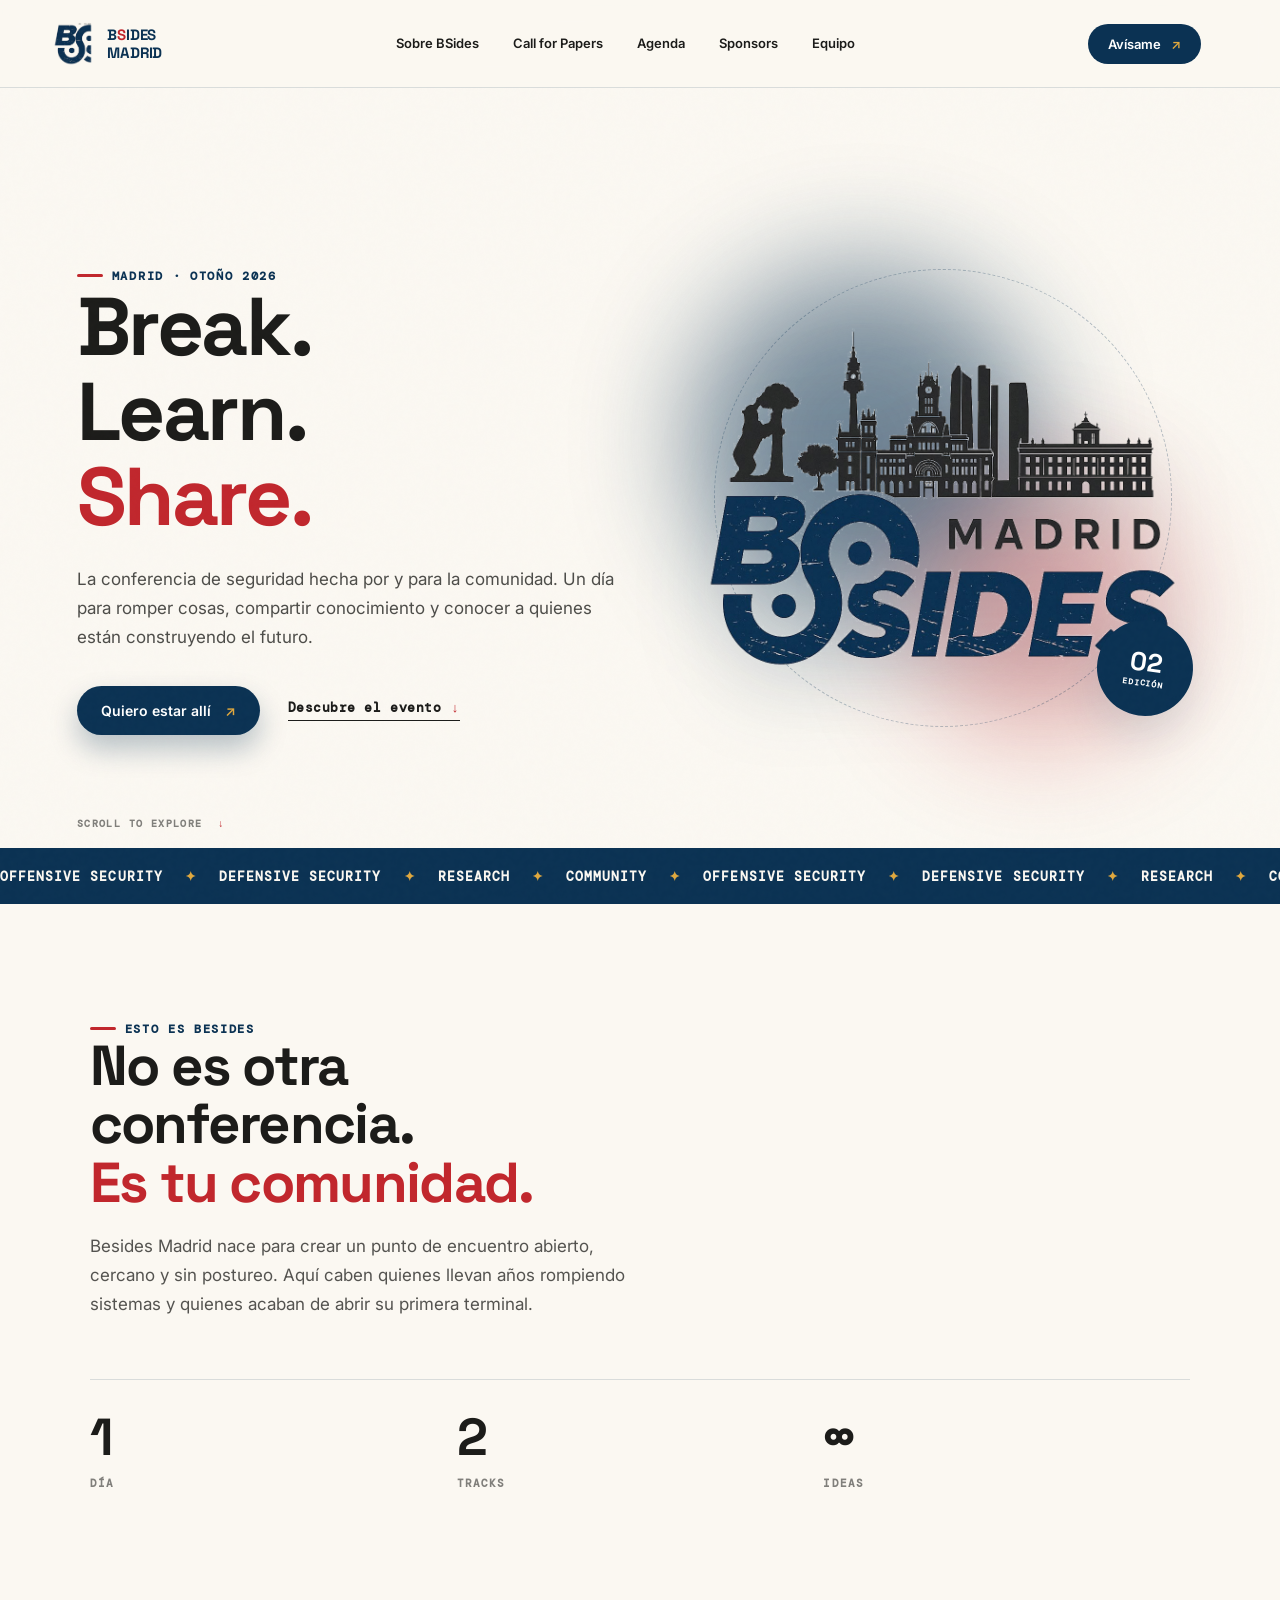
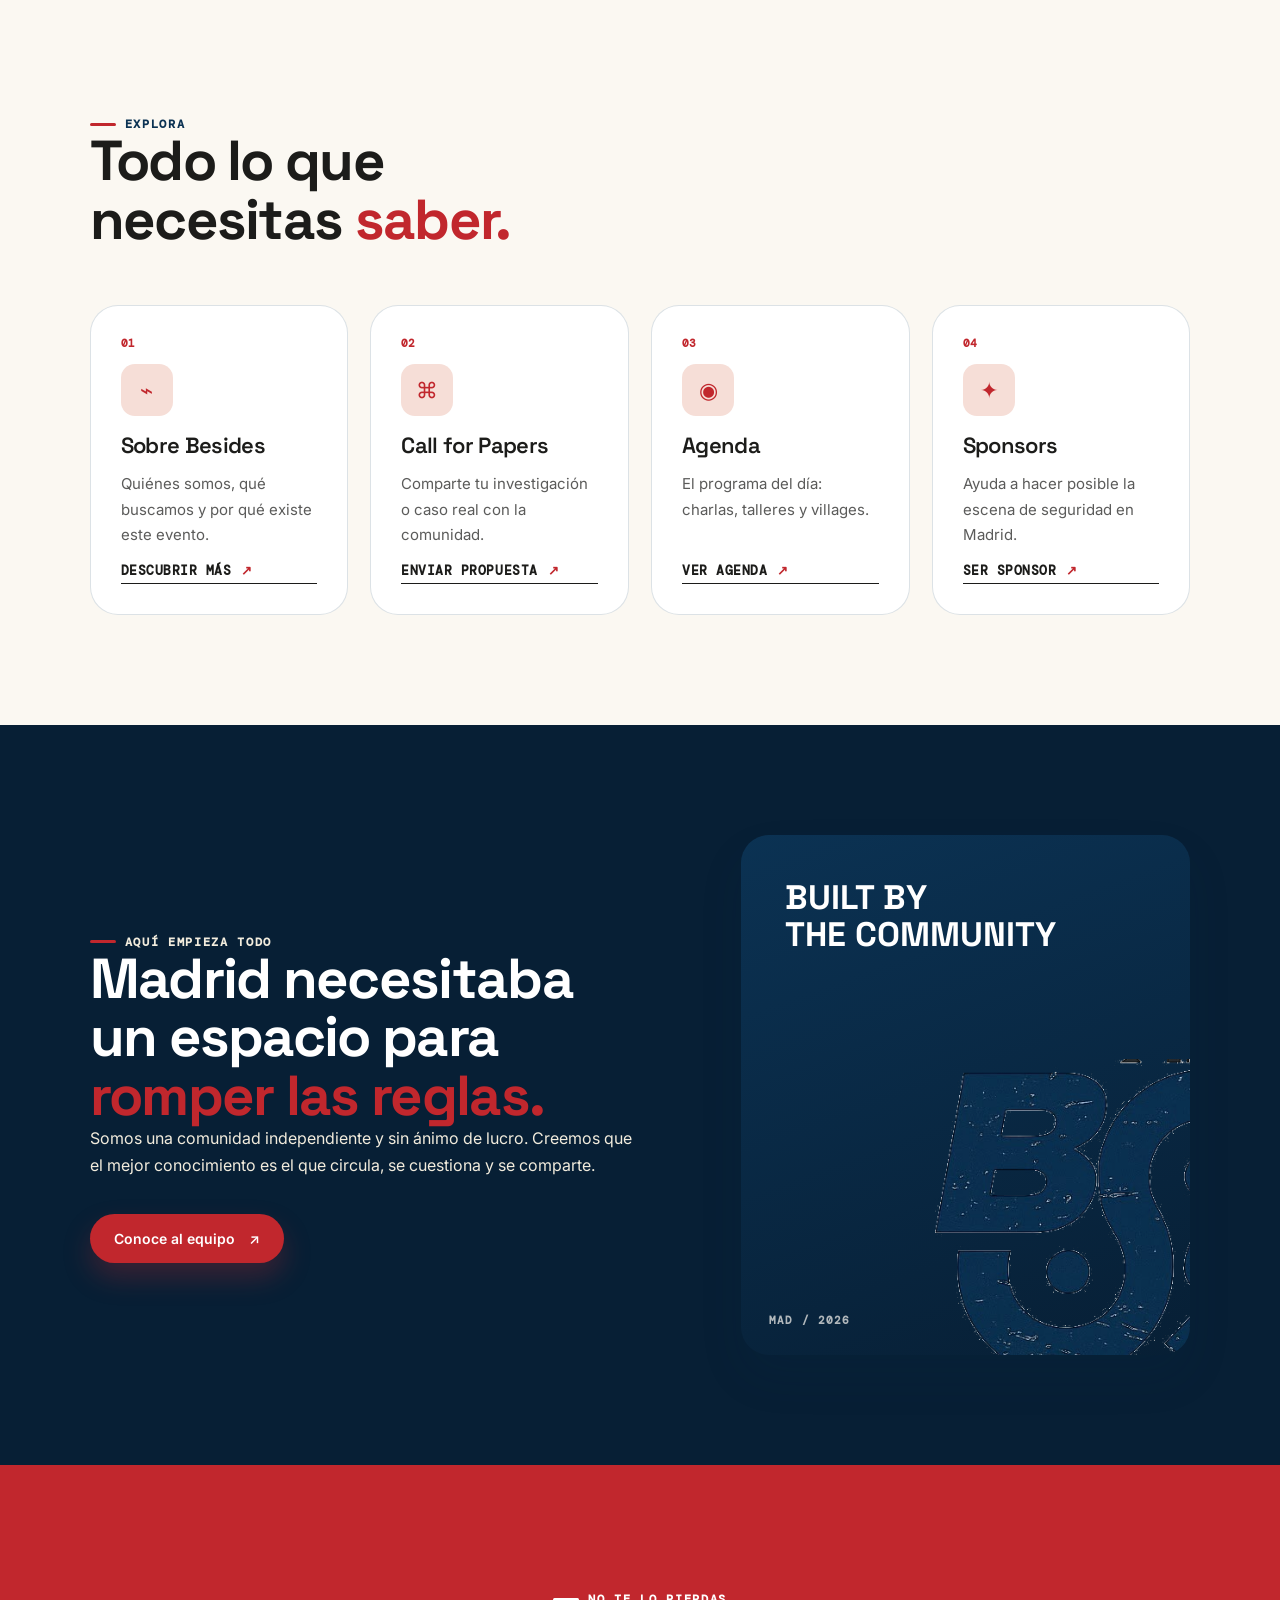
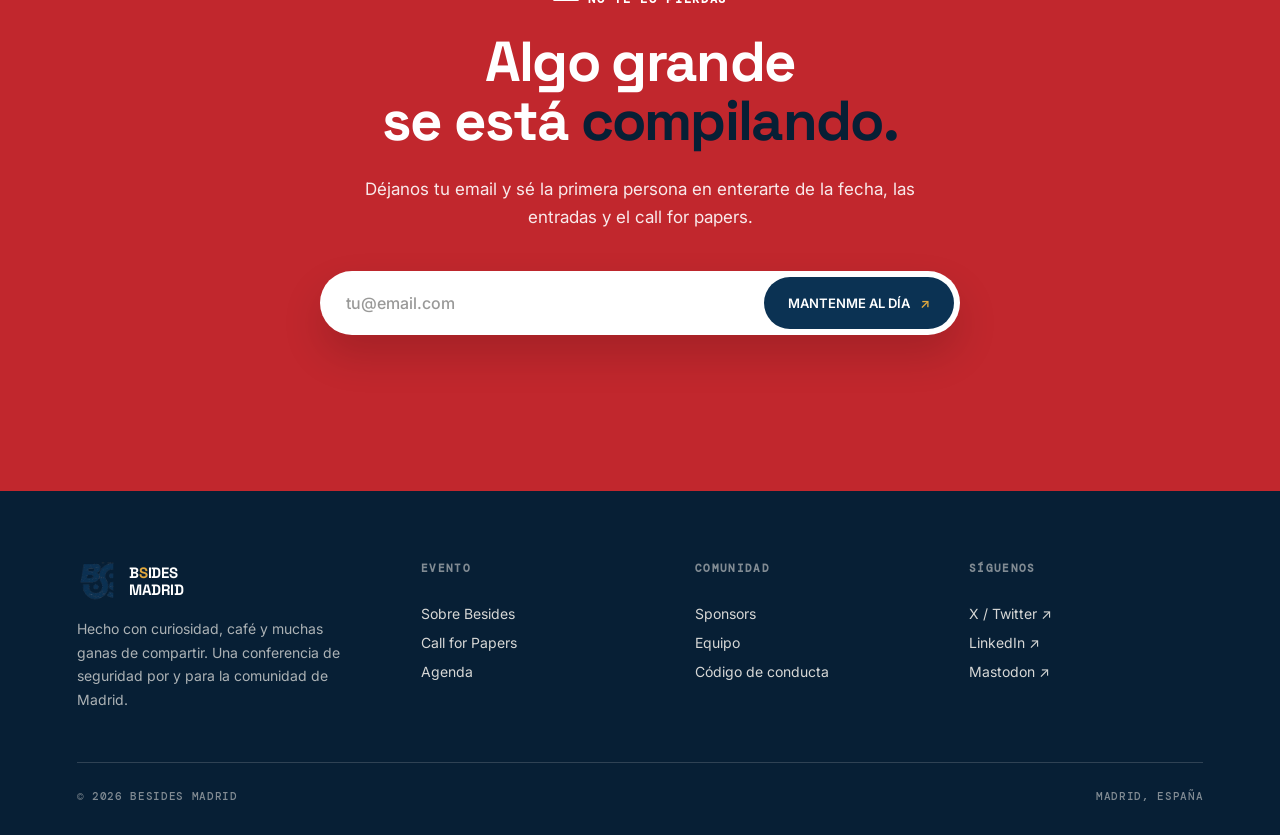
<file: index.html>
<!doctype html>
<html lang="es">
  <head>
    <meta charset="UTF-8" />
    <meta name="viewport" content="width=device-width, initial-scale=1.0" />
    <meta name="description" content="Besides Madrid — la comunidad de ciberseguridad de Madrid. Un día de charlas, talleres y conexiones." />
    <title>Besides Madrid — Cybersecurity Community</title>
    <link rel="icon" type="image/png" href="public/assets/favicon-32.png" sizes="32x32" />
    <link rel="icon" type="image/png" href="public/assets/favicon-192.png" sizes="192x192" />
    <link rel="apple-touch-icon" href="public/assets/apple-touch-icon.png" />
    <link rel="preconnect" href="https://fonts.googleapis.com" />
    <link rel="preconnect" href="https://fonts.gstatic.com" crossorigin />
    <link href="https://fonts.googleapis.com/css2?family=DM+Mono:wght@400;500&family=Inter:wght@400;500;600;700&family=Space+Grotesk:wght@400;500;600;700&display=swap" rel="stylesheet" />
    <link rel="stylesheet" href="styles.css" />
  </head>
  <body>
    <div class="noise" aria-hidden="true"></div>

    <header class="site-header">
      <a class="brand" href="index.html" aria-label="Besides Madrid, inicio">
        <img class="brand-mark" src="public/assets/besides-madrid-icon.png" alt="" />
        <span class="brand-word">B<b>S</b>IDES<br />MADRID</span>
      </a>
      <nav class="desktop-nav" aria-label="Navegación principal">
        <a href="about.html">Sobre BSides</a>
        <a href="cfp.html">Call for Papers</a>
        <a href="agenda.html">Agenda</a>
        <a href="sponsors.html">Sponsors</a>
        <a href="team.html">Equipo</a>
      </nav>
      <a class="header-cta" href="#registro">Avísame <span>↗</span></a>
      <button class="menu-toggle" aria-label="Abrir menú" aria-expanded="false"><span></span><span></span></button>
    </header>

    <main>
      <section class="hero" id="inicio">
        <div class="hero-copy">
          <p class="eyebrow"><span></span> Madrid · Otoño 2026</p>
          <h1>Break.<br />Learn.<br /><em>Share.</em></h1>
          <p class="hero-intro">La conferencia de seguridad hecha por y para la comunidad. Un día para romper cosas, compartir conocimiento y conocer a quienes están construyendo el futuro.</p>
          <div class="hero-actions">
            <a class="btn btn-primary" href="#registro">Quiero estar allí <span>↗</span></a>
            <a class="text-link" href="about.html">Descubre el evento <span>↓</span></a>
          </div>
        </div>
        <div class="hero-art" aria-hidden="true">
          <div class="blob blob-navy"></div>
          <div class="blob blob-accent"></div>
          <div class="orbit orbit-one"></div>
          <img src="public/assets/besides-madrid-logo.png" alt="" />
          <div class="badge-stamp">02<br /><small>EDICIÓN</small></div>
        </div>
        <div class="scroll-cue">SCROLL TO EXPLORE <span>↓</span></div>
      </section>

      <div class="ticker" aria-label="Temas del evento">
        <div class="ticker-track">
          <span>OFFENSIVE SECURITY</span><i>✦</i><span>DEFENSIVE SECURITY</span><i>✦</i><span>RESEARCH</span><i>✦</i><span>COMMUNITY</span><i>✦</i>
          <span>OFFENSIVE SECURITY</span><i>✦</i><span>DEFENSIVE SECURITY</span><i>✦</i><span>RESEARCH</span><i>✦</i><span>COMMUNITY</span><i>✦</i>
        </div>
      </div>

      <section class="section" id="evento">
        <div class="section-heading reveal">
          <p class="eyebrow"><span></span> Esto es Besides</p>
          <h2>No es otra<br />conferencia.<br /><em>Es tu comunidad.</em></h2>
          <p class="lede">Besides Madrid nace para crear un punto de encuentro abierto, cercano y sin postureo. Aquí caben quienes llevan años rompiendo sistemas y quienes acaban de abrir su primera terminal.</p>
        </div>
        <div class="stats reveal">
          <div><strong>1</strong><span>DÍA</span></div>
          <div><strong>2</strong><span>TRACKS</span></div>
          <div><strong>∞</strong><span>IDEAS</span></div>
        </div>
      </section>

      <section class="section" id="explora">
        <div class="section-heading reveal">
          <p class="eyebrow"><span></span> Explora</p>
          <h2>Todo lo que<br />necesitas <em>saber.</em></h2>
        </div>
        <div class="card-grid reveal">
          <article class="card">
            <span class="card-no">01</span>
            <div class="card-icon">⌁</div>
            <h3>Sobre Besides</h3>
            <p>Quiénes somos, qué buscamos y por qué existe este evento.</p>
            <a class="text-link" href="about.html">DESCUBRIR MÁS <span>↗</span></a>
          </article>
          <article class="card">
            <span class="card-no">02</span>
            <div class="card-icon">⌘</div>
            <h3>Call for Papers</h3>
            <p>Comparte tu investigación o caso real con la comunidad.</p>
            <a class="text-link" href="cfp.html">ENVIAR PROPUESTA <span>↗</span></a>
          </article>
          <article class="card">
            <span class="card-no">03</span>
            <div class="card-icon">◉</div>
            <h3>Agenda</h3>
            <p>El programa del día: charlas, talleres y villages.</p>
            <a class="text-link" href="agenda.html">VER AGENDA <span>↗</span></a>
          </article>
          <article class="card">
            <span class="card-no">04</span>
            <div class="card-icon">✦</div>
            <h3>Sponsors</h3>
            <p>Ayuda a hacer posible la escena de seguridad en Madrid.</p>
            <a class="text-link" href="sponsors.html">SER SPONSOR <span>↗</span></a>
          </article>
        </div>
      </section>

      <section class="section section-dark" id="comunidad">
        <div class="two-col">
          <div class="reveal">
            <p class="eyebrow on-dark"><span></span> Aquí empieza todo</p>
            <h2>Madrid necesitaba<br />un espacio para<br /><em>romper las reglas.</em></h2>
            <p class="lede">Somos una comunidad independiente y sin ánimo de lucro. Creemos que el mejor conocimiento es el que circula, se cuestiona y se comparte.</p>
            <div class="hero-actions" style="margin-top:34px">
              <a class="btn btn-accent" href="team.html">Conoce al equipo <span>↗</span></a>
            </div>
          </div>
          <div class="poster reveal" aria-hidden="true">
            <p>BUILT BY<br />THE COMMUNITY</p>
            <img src="public/assets/besides-madrid-icon.png" alt="" />
            <span>MAD / 2026</span>
          </div>
        </div>
      </section>

      <section class="signup" id="registro">
        <p class="eyebrow light"><span></span> No te lo pierdas</p>
        <h2>Algo grande<br />se está <em>compilando.</em></h2>
        <p>Déjanos tu email y sé la primera persona en enterarte de la fecha, las entradas y el call for papers.</p>
        <form id="signup-form">
          <label class="sr-only" for="email">Tu correo electrónico</label>
          <input id="email" type="email" placeholder="tu@email.com" required />
          <button type="submit">MANTENME AL DÍA <span>↗</span></button>
        </form>
        <p class="form-message" role="status"></p>
      </section>
    </main>

    <footer>
      <div class="footer-top">
        <div>
          <a class="footer-brand" href="index.html">
            <img class="brand-mark" src="public/assets/besides-madrid-icon.png" alt="" />
            <span class="brand-word">B<b>S</b>IDES<br />MADRID</span>
          </a>
          <p class="footer-about">Hecho con curiosidad, café y muchas ganas de compartir. Una conferencia de seguridad por y para la comunidad de Madrid.</p>
        </div>
        <div class="footer-col">
          <h4>Evento</h4>
          <a href="about.html">Sobre Besides</a>
          <a href="cfp.html">Call for Papers</a>
          <a href="agenda.html">Agenda</a>
        </div>
        <div class="footer-col">
          <h4>Comunidad</h4>
          <a href="sponsors.html">Sponsors</a>
          <a href="team.html">Equipo</a>
          <a href="code-of-conduct.html">Código de conducta</a>
        </div>
        <div class="footer-col">
          <h4>Síguenos</h4>
          <a href="#">X / Twitter ↗</a>
          <a href="#">LinkedIn ↗</a>
          <a href="#">Mastodon ↗</a>
        </div>
      </div>
      <div class="footer-bottom">
        <span>© 2026 BESIDES MADRID</span>
        <span>MADRID, ESPAÑA</span>
      </div>
    </footer>
    <script src="script.js"></script>
  </body>
</html>
</file>
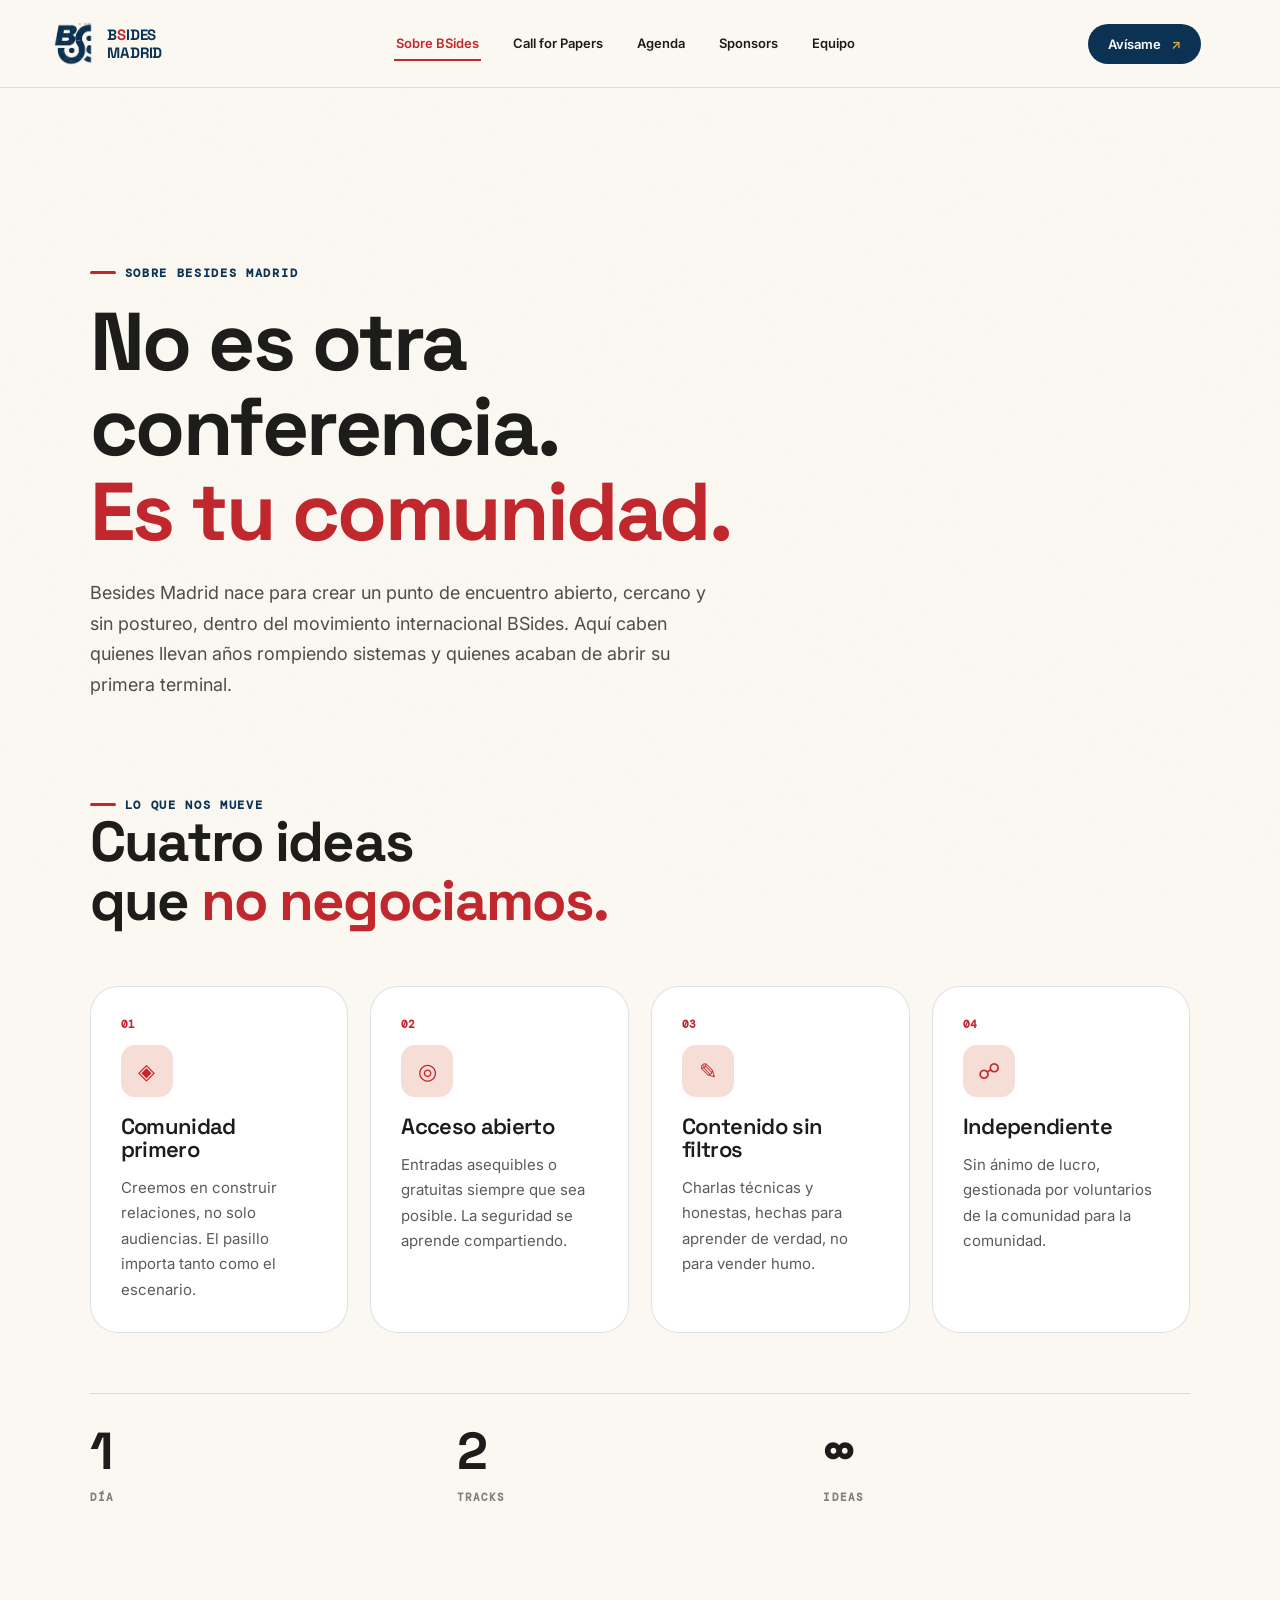
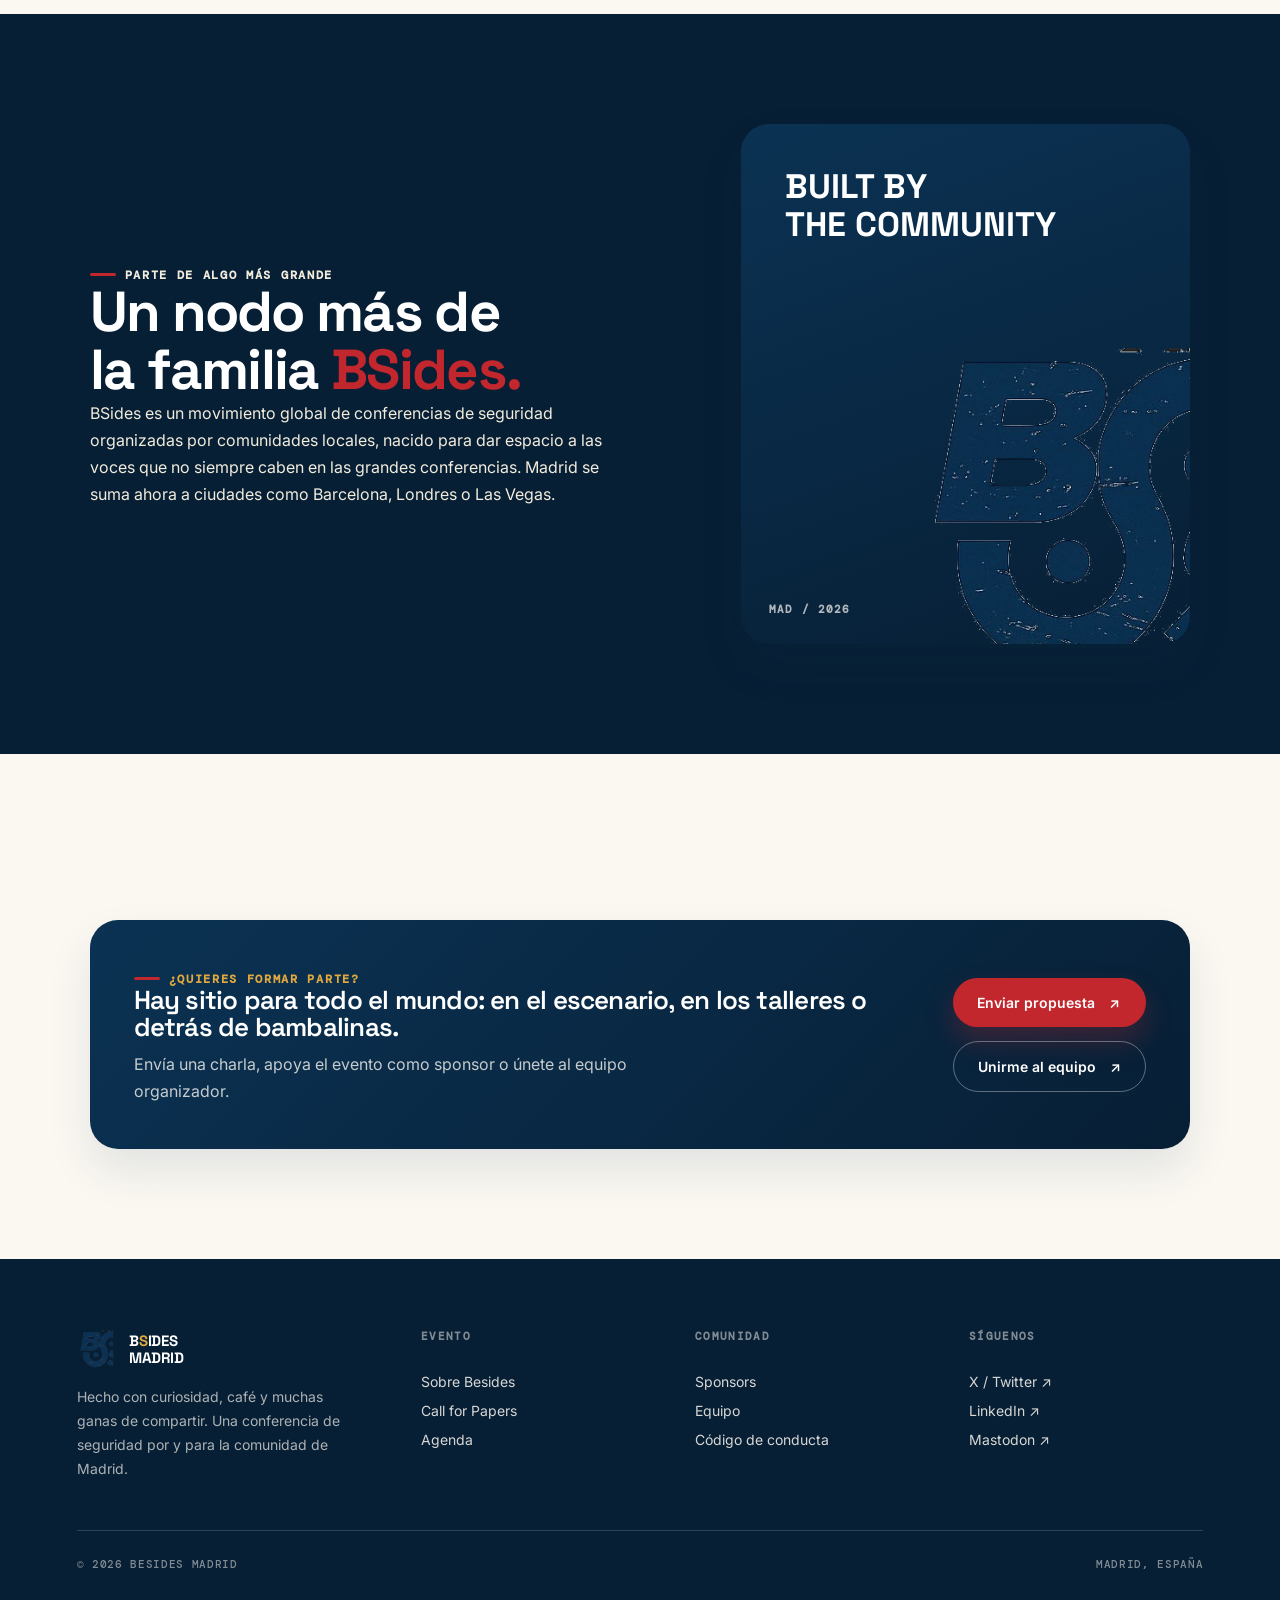
<file: about.html>
<!doctype html>
<html lang="es">
  <head>
    <meta charset="UTF-8" />
    <meta name="viewport" content="width=device-width, initial-scale=1.0" />
    <meta name="description" content="Sobre Besides Madrid: quiénes somos, qué nos mueve y por qué existe esta comunidad de ciberseguridad." />
    <title>Sobre Besides Madrid</title>
    <link rel="icon" type="image/png" href="public/assets/favicon-32.png" sizes="32x32" />
    <link rel="icon" type="image/png" href="public/assets/favicon-192.png" sizes="192x192" />
    <link rel="apple-touch-icon" href="public/assets/apple-touch-icon.png" />
    <link rel="preconnect" href="https://fonts.googleapis.com" />
    <link rel="preconnect" href="https://fonts.gstatic.com" crossorigin />
    <link href="https://fonts.googleapis.com/css2?family=DM+Mono:wght@400;500&family=Inter:wght@400;500;600;700&family=Space+Grotesk:wght@400;500;600;700&display=swap" rel="stylesheet" />
    <link rel="stylesheet" href="styles.css" />
  </head>
  <body>
    <div class="noise" aria-hidden="true"></div>

    <header class="site-header">
      <a class="brand" href="index.html" aria-label="Besides Madrid, inicio">
        <img class="brand-mark" src="public/assets/besides-madrid-icon.png" alt="" />
        <span class="brand-word">B<b>S</b>IDES<br />MADRID</span>
      </a>
      <nav class="desktop-nav" aria-label="Navegación principal">
        <a href="about.html" aria-current="page">Sobre BSides</a>
        <a href="cfp.html">Call for Papers</a>
        <a href="agenda.html">Agenda</a>
        <a href="sponsors.html">Sponsors</a>
        <a href="team.html">Equipo</a>
      </nav>
      <a class="header-cta" href="index.html#registro">Avísame <span>↗</span></a>
      <button class="menu-toggle" aria-label="Abrir menú" aria-expanded="false"><span></span><span></span></button>
    </header>

    <main>
      <section class="page-header">
        <p class="eyebrow reveal"><span></span> Sobre Besides Madrid</p>
        <h1 class="reveal">No es otra<br />conferencia.<br /><em>Es tu comunidad.</em></h1>
        <p class="lede reveal">Besides Madrid nace para crear un punto de encuentro abierto, cercano y sin postureo, dentro del movimiento internacional BSides. Aquí caben quienes llevan años rompiendo sistemas y quienes acaban de abrir su primera terminal.</p>
      </section>

      <section class="section" style="padding-top:0">
        <div class="section-heading reveal">
          <p class="eyebrow"><span></span> Lo que nos mueve</p>
          <h2>Cuatro ideas<br />que <em>no negociamos.</em></h2>
        </div>
        <div class="card-grid reveal">
          <article class="card">
            <span class="card-no">01</span>
            <div class="card-icon">◈</div>
            <h3>Comunidad primero</h3>
            <p>Creemos en construir relaciones, no solo audiencias. El pasillo importa tanto como el escenario.</p>
          </article>
          <article class="card">
            <span class="card-no">02</span>
            <div class="card-icon">◎</div>
            <h3>Acceso abierto</h3>
            <p>Entradas asequibles o gratuitas siempre que sea posible. La seguridad se aprende compartiendo.</p>
          </article>
          <article class="card">
            <span class="card-no">03</span>
            <div class="card-icon">✎</div>
            <h3>Contenido sin filtros</h3>
            <p>Charlas técnicas y honestas, hechas para aprender de verdad, no para vender humo.</p>
          </article>
          <article class="card">
            <span class="card-no">04</span>
            <div class="card-icon">☍</div>
            <h3>Independiente</h3>
            <p>Sin ánimo de lucro, gestionada por voluntarios de la comunidad para la comunidad.</p>
          </article>
        </div>
        <div class="stats reveal">
          <div><strong>1</strong><span>DÍA</span></div>
          <div><strong>2</strong><span>TRACKS</span></div>
          <div><strong>∞</strong><span>IDEAS</span></div>
        </div>
      </section>

      <section class="section section-dark">
        <div class="two-col">
          <div class="reveal">
            <p class="eyebrow on-dark"><span></span> Parte de algo más grande</p>
            <h2>Un nodo más de<br />la familia <em>BSides.</em></h2>
            <p class="lede">BSides es un movimiento global de conferencias de seguridad organizadas por comunidades locales, nacido para dar espacio a las voces que no siempre caben en las grandes conferencias. Madrid se suma ahora a ciudades como Barcelona, Londres o Las Vegas.</p>
          </div>
          <div class="poster reveal" aria-hidden="true">
            <p>BUILT BY<br />THE COMMUNITY</p>
            <img src="public/assets/besides-madrid-icon.png" alt="" />
            <span>MAD / 2026</span>
          </div>
        </div>
      </section>

      <section class="section">
        <div class="callout accent reveal">
          <div>
            <p class="eyebrow"><span></span> ¿Quieres formar parte?</p>
            <h3>Hay sitio para todo el mundo: en el escenario, en los talleres o detrás de bambalinas.</h3>
            <p>Envía una charla, apoya el evento como sponsor o únete al equipo organizador.</p>
          </div>
          <div style="display:flex;flex-direction:column;gap:14px">
            <a class="btn btn-accent" href="cfp.html">Enviar propuesta <span>↗</span></a>
            <a class="btn btn-ghost" style="color:#fff;border-color:rgba(255,255,255,.35)" href="team.html">Unirme al equipo <span>↗</span></a>
          </div>
        </div>
      </section>
    </main>

    <footer>
      <div class="footer-top">
        <div>
          <a class="footer-brand" href="index.html">
            <img class="brand-mark" src="public/assets/besides-madrid-icon.png" alt="" />
            <span class="brand-word">B<b>S</b>IDES<br />MADRID</span>
          </a>
          <p class="footer-about">Hecho con curiosidad, café y muchas ganas de compartir. Una conferencia de seguridad por y para la comunidad de Madrid.</p>
        </div>
        <div class="footer-col">
          <h4>Evento</h4>
          <a href="about.html">Sobre Besides</a>
          <a href="cfp.html">Call for Papers</a>
          <a href="agenda.html">Agenda</a>
        </div>
        <div class="footer-col">
          <h4>Comunidad</h4>
          <a href="sponsors.html">Sponsors</a>
          <a href="team.html">Equipo</a>
          <a href="code-of-conduct.html">Código de conducta</a>
        </div>
        <div class="footer-col">
          <h4>Síguenos</h4>
          <a href="#">X / Twitter ↗</a>
          <a href="#">LinkedIn ↗</a>
          <a href="#">Mastodon ↗</a>
        </div>
      </div>
      <div class="footer-bottom">
        <span>© 2026 BESIDES MADRID</span>
        <span>MADRID, ESPAÑA</span>
      </div>
    </footer>
    <script src="script.js"></script>
  </body>
</html>
</file>
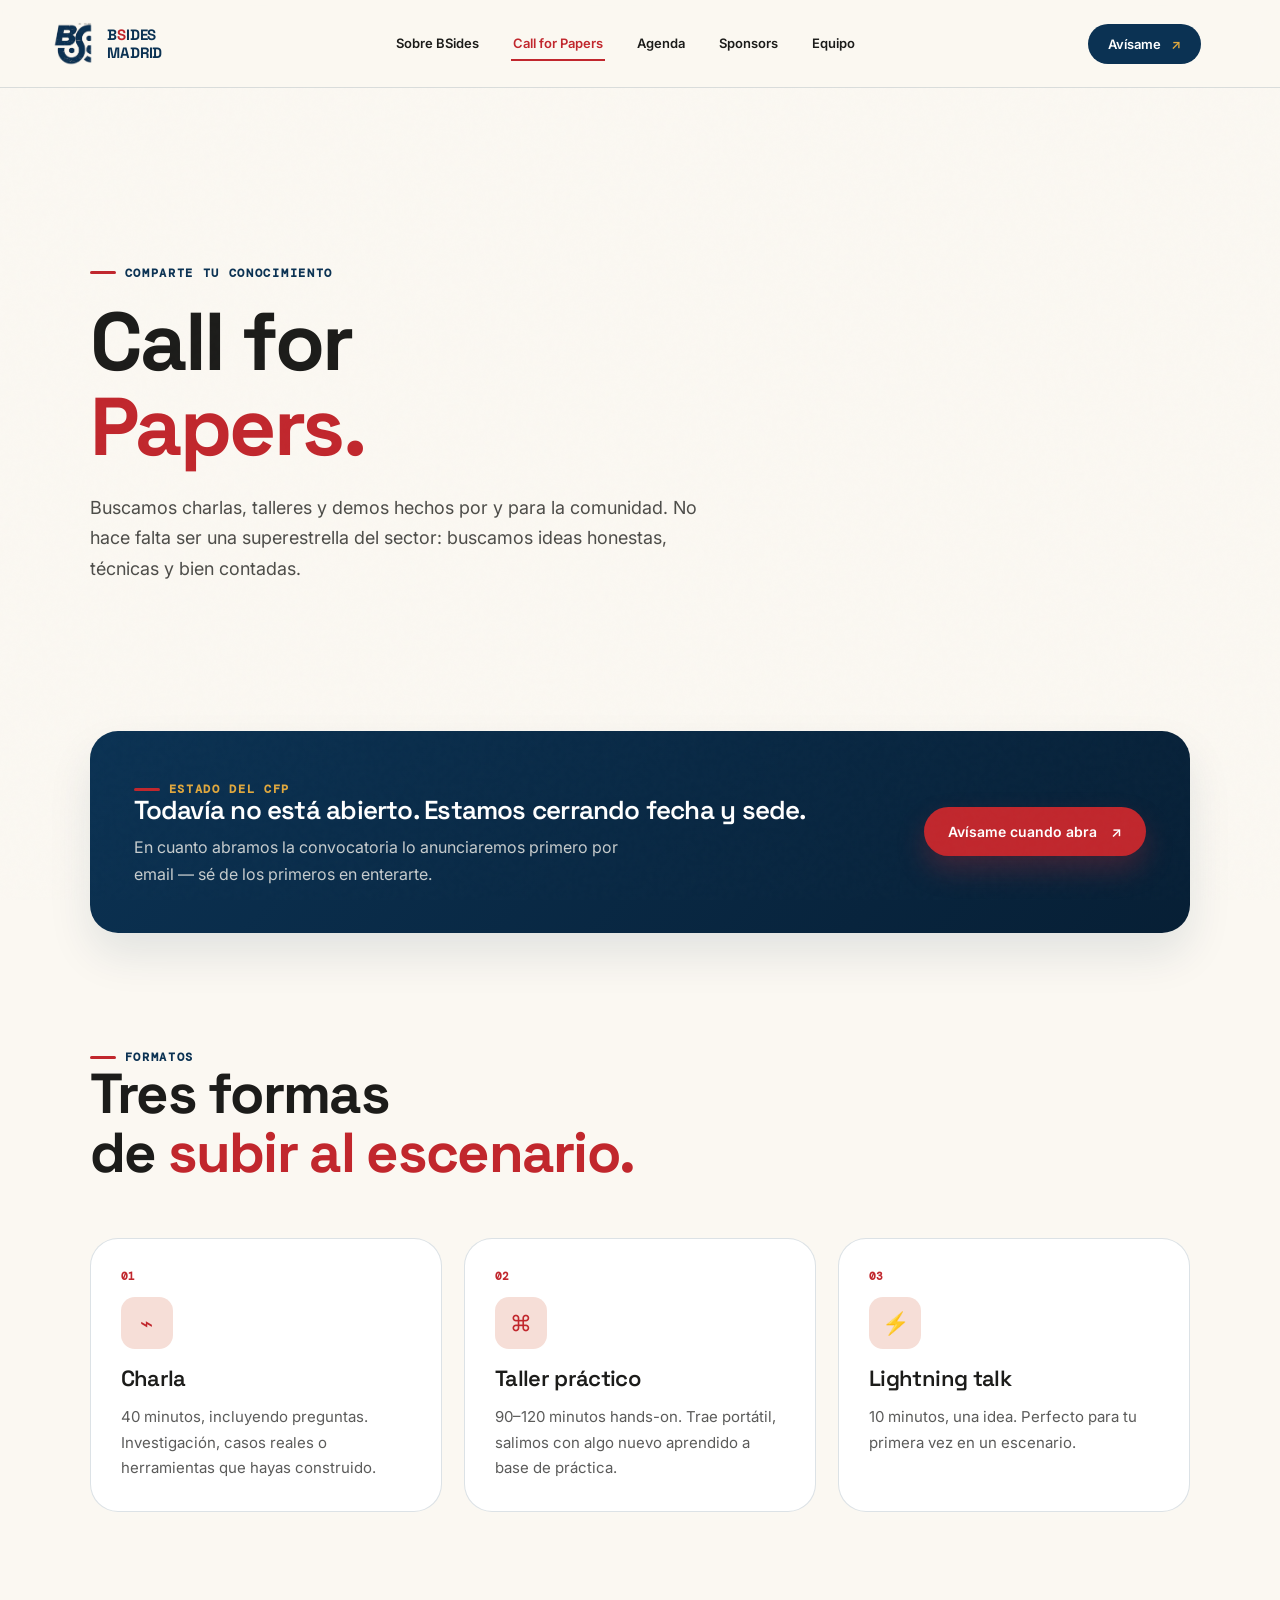
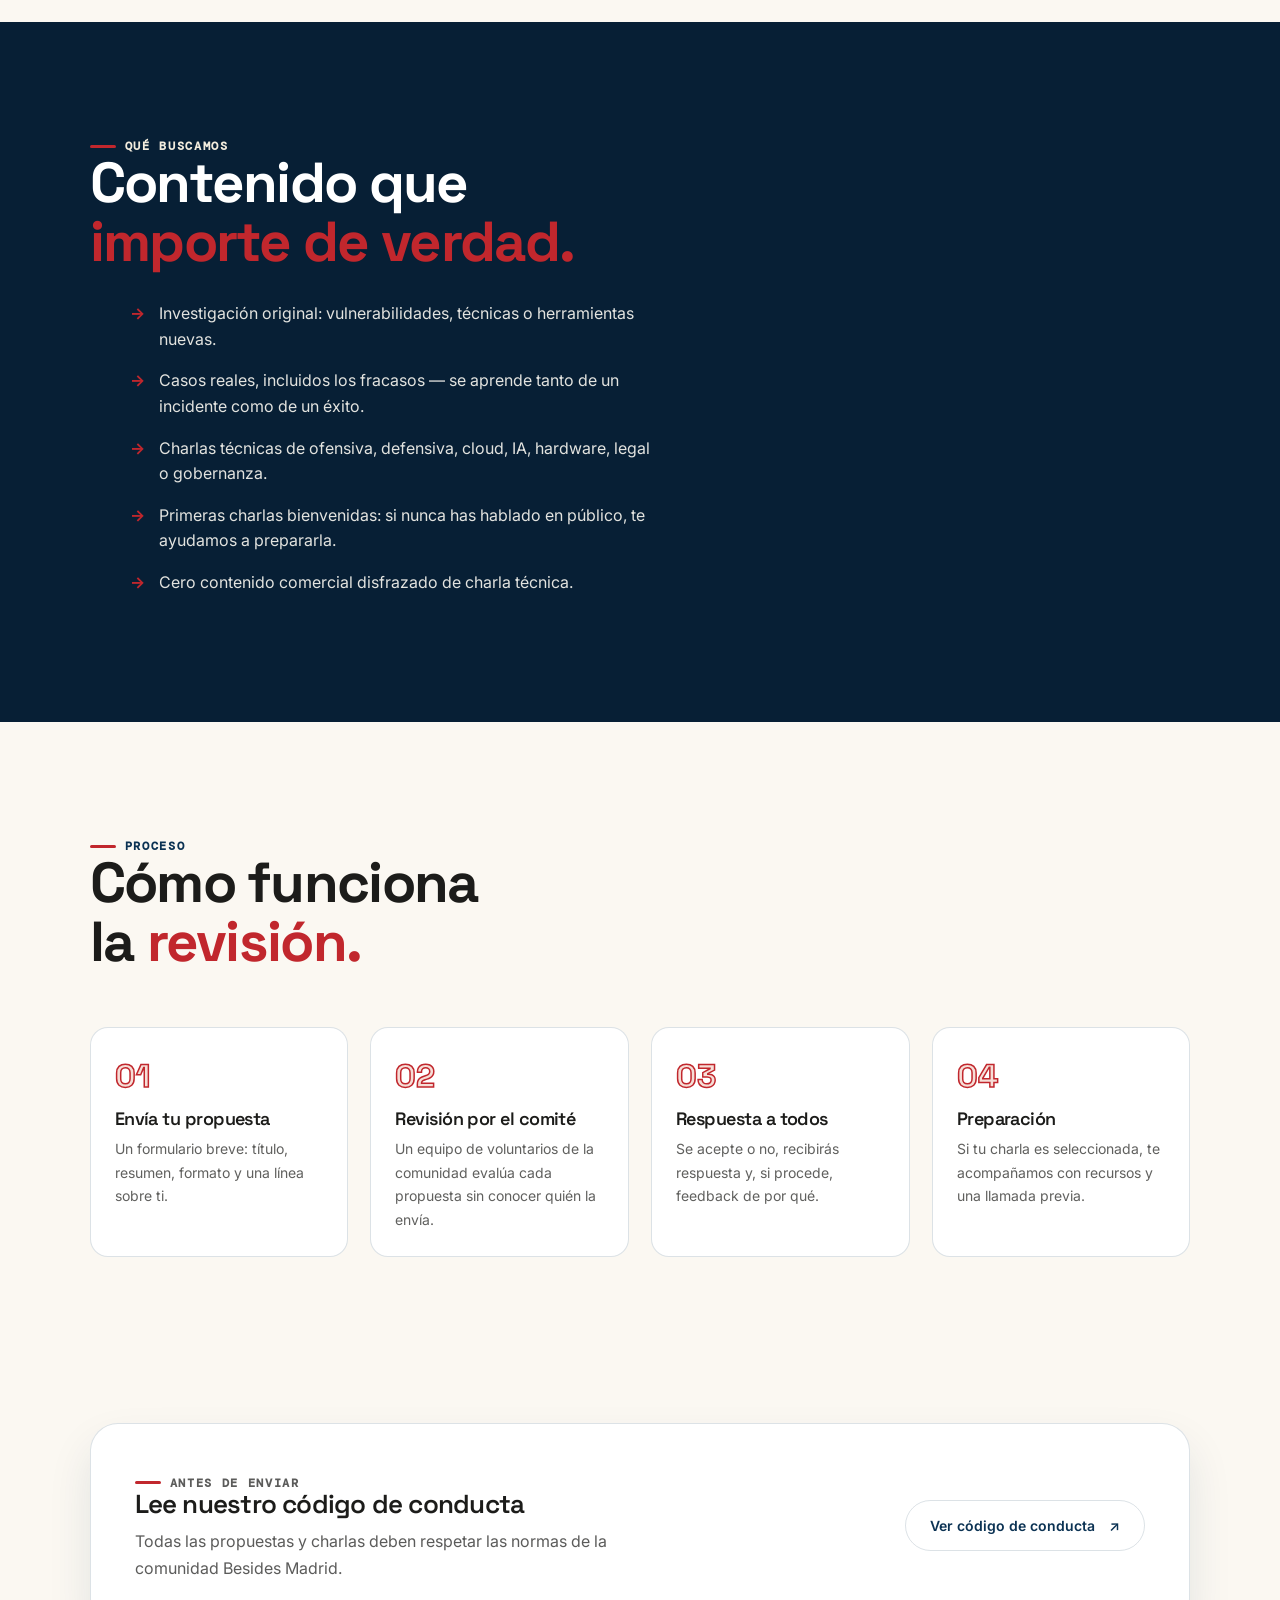
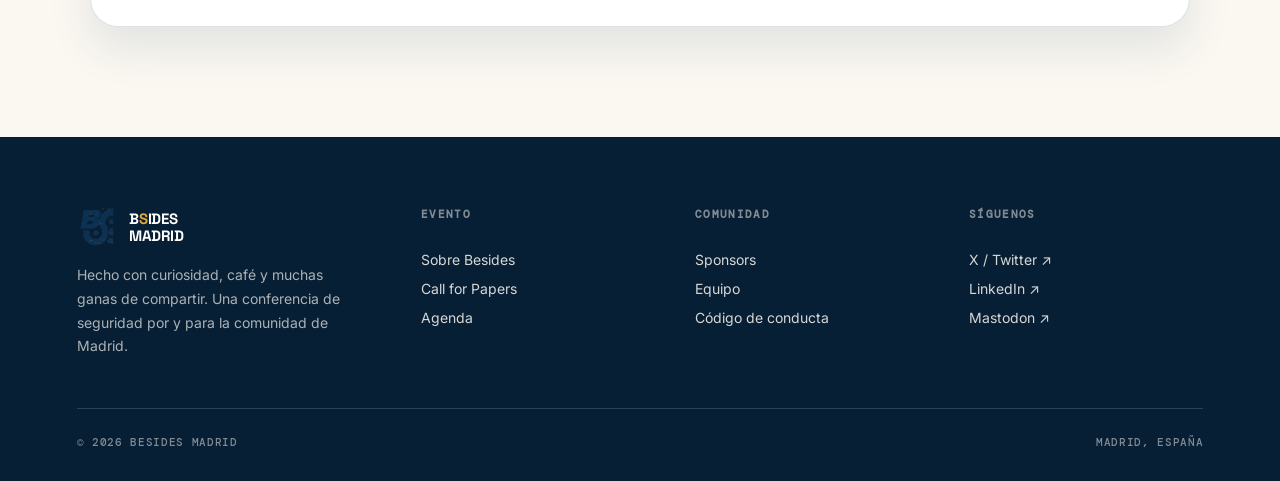
<file: cfp.html>
<!doctype html>
<html lang="es">
  <head>
    <meta charset="UTF-8" />
    <meta name="viewport" content="width=device-width, initial-scale=1.0" />
    <meta name="description" content="Call for Papers de Besides Madrid: tipos de sesión, qué buscamos y cómo funciona la revisión de propuestas." />
    <title>Call for Papers — Besides Madrid</title>
    <link rel="icon" type="image/png" href="public/assets/favicon-32.png" sizes="32x32" />
    <link rel="icon" type="image/png" href="public/assets/favicon-192.png" sizes="192x192" />
    <link rel="apple-touch-icon" href="public/assets/apple-touch-icon.png" />
    <link rel="preconnect" href="https://fonts.googleapis.com" />
    <link rel="preconnect" href="https://fonts.gstatic.com" crossorigin />
    <link href="https://fonts.googleapis.com/css2?family=DM+Mono:wght@400;500&family=Inter:wght@400;500;600;700&family=Space+Grotesk:wght@400;500;600;700&display=swap" rel="stylesheet" />
    <link rel="stylesheet" href="styles.css" />
  </head>
  <body>
    <div class="noise" aria-hidden="true"></div>

    <header class="site-header">
      <a class="brand" href="index.html" aria-label="Besides Madrid, inicio">
        <img class="brand-mark" src="public/assets/besides-madrid-icon.png" alt="" />
        <span class="brand-word">B<b>S</b>IDES<br />MADRID</span>
      </a>
      <nav class="desktop-nav" aria-label="Navegación principal">
        <a href="about.html">Sobre BSides</a>
        <a href="cfp.html" aria-current="page">Call for Papers</a>
        <a href="agenda.html">Agenda</a>
        <a href="sponsors.html">Sponsors</a>
        <a href="team.html">Equipo</a>
      </nav>
      <a class="header-cta" href="index.html#registro">Avísame <span>↗</span></a>
      <button class="menu-toggle" aria-label="Abrir menú" aria-expanded="false"><span></span><span></span></button>
    </header>

    <main>
      <section class="page-header">
        <p class="eyebrow reveal"><span></span> Comparte tu conocimiento</p>
        <h1 class="reveal">Call for<br /><em>Papers.</em></h1>
        <p class="lede reveal">Buscamos charlas, talleres y demos hechos por y para la comunidad. No hace falta ser una superestrella del sector: buscamos ideas honestas, técnicas y bien contadas.</p>
      </section>

      <section class="section" style="padding-top:0">
        <div class="callout accent reveal">
          <div>
            <p class="eyebrow"><span></span> Estado del CFP</p>
            <h3>Todavía no está abierto. Estamos cerrando fecha y sede.</h3>
            <p>En cuanto abramos la convocatoria lo anunciaremos primero por email — sé de los primeros en enterarte.</p>
          </div>
          <a class="btn btn-accent" href="index.html#registro">Avísame cuando abra <span>↗</span></a>
        </div>
      </section>

      <section class="section" style="padding-top:0">
        <div class="section-heading reveal">
          <p class="eyebrow"><span></span> Formatos</p>
          <h2>Tres formas<br />de <em>subir al escenario.</em></h2>
        </div>
        <div class="card-grid cols-3 reveal">
          <article class="card">
            <span class="card-no">01</span>
            <div class="card-icon">⌁</div>
            <h3>Charla</h3>
            <p>40 minutos, incluyendo preguntas. Investigación, casos reales o herramientas que hayas construido.</p>
          </article>
          <article class="card">
            <span class="card-no">02</span>
            <div class="card-icon">⌘</div>
            <h3>Taller práctico</h3>
            <p>90–120 minutos hands-on. Trae portátil, salimos con algo nuevo aprendido a base de práctica.</p>
          </article>
          <article class="card">
            <span class="card-no">03</span>
            <div class="card-icon">⚡</div>
            <h3>Lightning talk</h3>
            <p>10 minutos, una idea. Perfecto para tu primera vez en un escenario.</p>
          </article>
        </div>
      </section>

      <section class="section section-dark">
        <div class="section-heading reveal">
          <p class="eyebrow on-dark"><span></span> Qué buscamos</p>
          <h2>Contenido que<br /><em>importe de verdad.</em></h2>
        </div>
        <ul class="bullet-list reveal" style="color:rgba(251,248,242,.9)">
          <li>Investigación original: vulnerabilidades, técnicas o herramientas nuevas.</li>
          <li>Casos reales, incluidos los fracasos — se aprende tanto de un incidente como de un éxito.</li>
          <li>Charlas técnicas de ofensiva, defensiva, cloud, IA, hardware, legal o gobernanza.</li>
          <li>Primeras charlas bienvenidas: si nunca has hablado en público, te ayudamos a prepararla.</li>
          <li>Cero contenido comercial disfrazado de charla técnica.</li>
        </ul>
      </section>

      <section class="section">
        <div class="section-heading reveal">
          <p class="eyebrow"><span></span> Proceso</p>
          <h2>Cómo funciona<br />la <em>revisión.</em></h2>
        </div>
        <div class="steps reveal">
          <div class="step">
            <h3>Envía tu propuesta</h3>
            <p>Un formulario breve: título, resumen, formato y una línea sobre ti.</p>
          </div>
          <div class="step">
            <h3>Revisión por el comité</h3>
            <p>Un equipo de voluntarios de la comunidad evalúa cada propuesta sin conocer quién la envía.</p>
          </div>
          <div class="step">
            <h3>Respuesta a todos</h3>
            <p>Se acepte o no, recibirás respuesta y, si procede, feedback de por qué.</p>
          </div>
          <div class="step">
            <h3>Preparación</h3>
            <p>Si tu charla es seleccionada, te acompañamos con recursos y una llamada previa.</p>
          </div>
        </div>
      </section>

      <section class="section" style="padding-top:0">
        <div class="callout reveal">
          <div>
            <p class="eyebrow"><span></span> Antes de enviar</p>
            <h3>Lee nuestro código de conducta</h3>
            <p>Todas las propuestas y charlas deben respetar las normas de la comunidad Besides Madrid.</p>
          </div>
          <a class="btn btn-ghost" href="code-of-conduct.html">Ver código de conducta <span>↗</span></a>
        </div>
      </section>
    </main>

    <footer>
      <div class="footer-top">
        <div>
          <a class="footer-brand" href="index.html">
            <img class="brand-mark" src="public/assets/besides-madrid-icon.png" alt="" />
            <span class="brand-word">B<b>S</b>IDES<br />MADRID</span>
          </a>
          <p class="footer-about">Hecho con curiosidad, café y muchas ganas de compartir. Una conferencia de seguridad por y para la comunidad de Madrid.</p>
        </div>
        <div class="footer-col">
          <h4>Evento</h4>
          <a href="about.html">Sobre Besides</a>
          <a href="cfp.html">Call for Papers</a>
          <a href="agenda.html">Agenda</a>
        </div>
        <div class="footer-col">
          <h4>Comunidad</h4>
          <a href="sponsors.html">Sponsors</a>
          <a href="team.html">Equipo</a>
          <a href="code-of-conduct.html">Código de conducta</a>
        </div>
        <div class="footer-col">
          <h4>Síguenos</h4>
          <a href="#">X / Twitter ↗</a>
          <a href="#">LinkedIn ↗</a>
          <a href="#">Mastodon ↗</a>
        </div>
      </div>
      <div class="footer-bottom">
        <span>© 2026 BESIDES MADRID</span>
        <span>MADRID, ESPAÑA</span>
      </div>
    </footer>
    <script src="script.js"></script>
  </body>
</html>
</file>
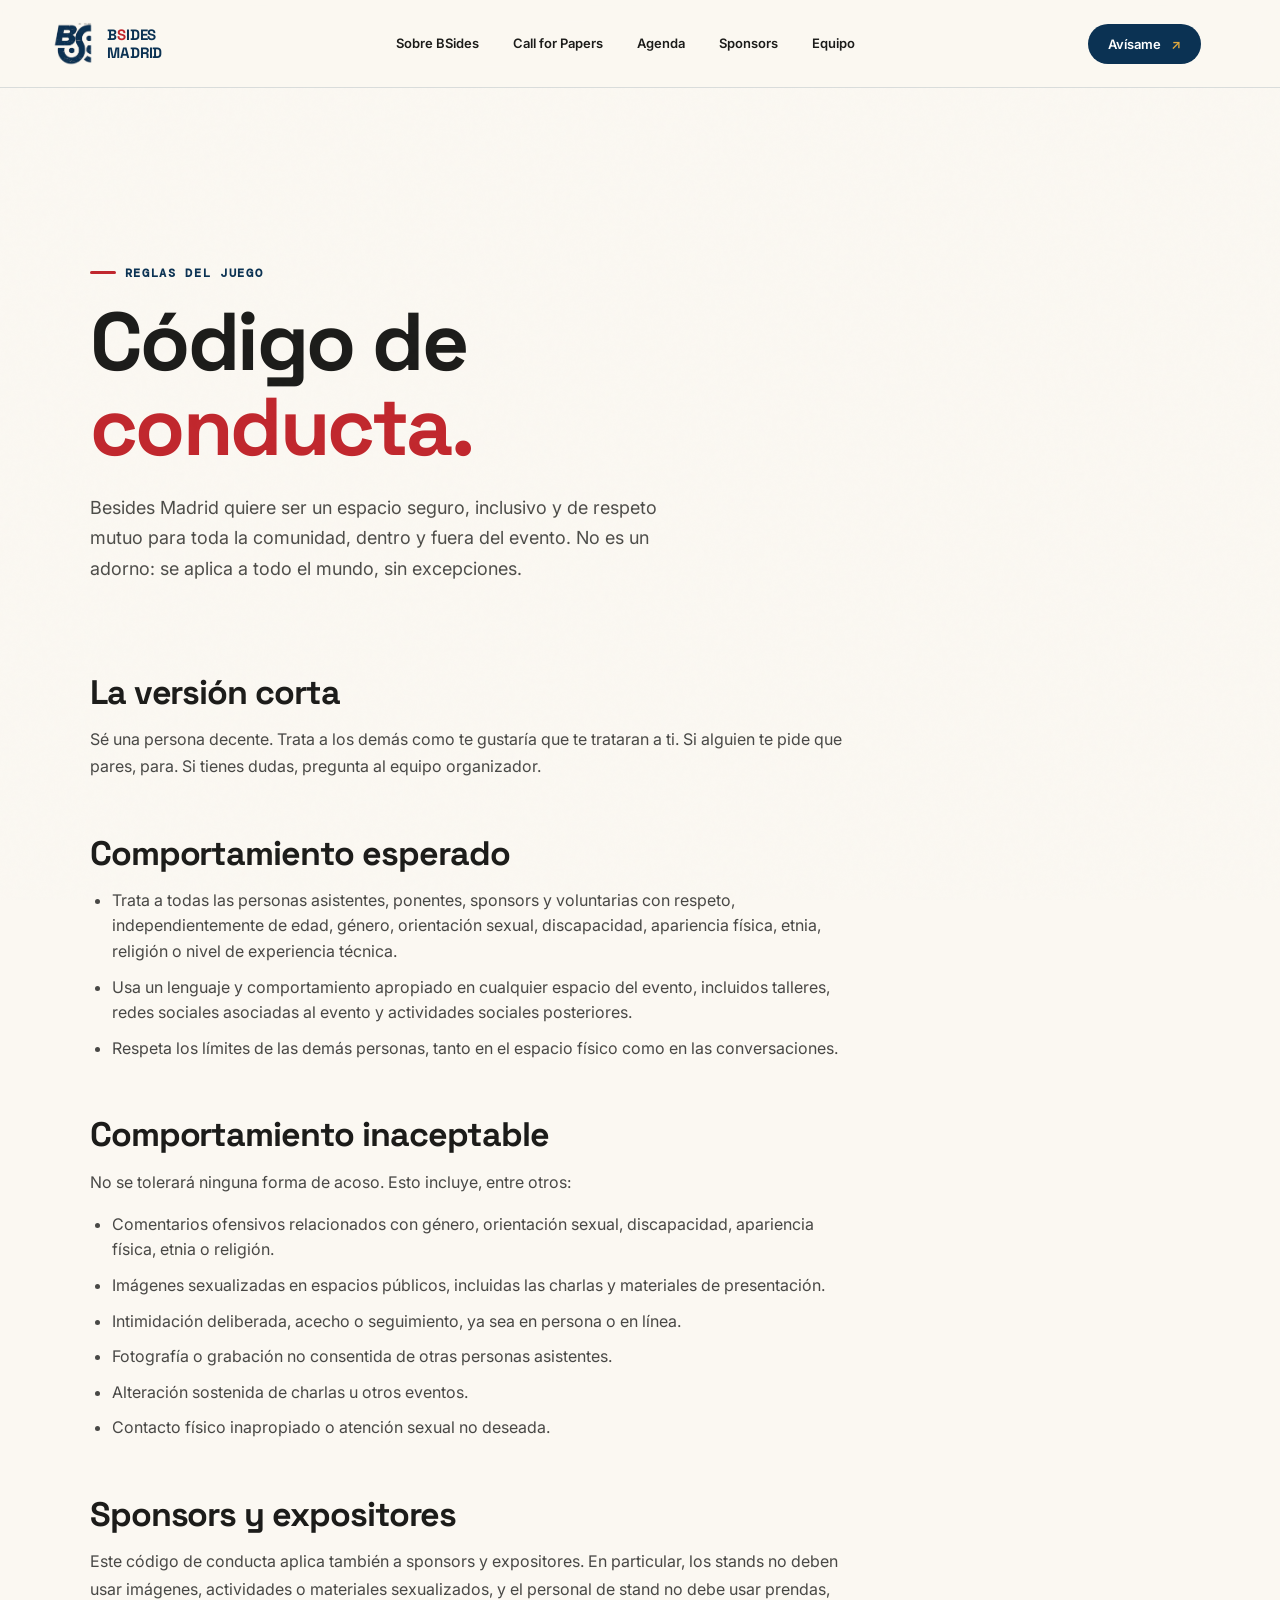
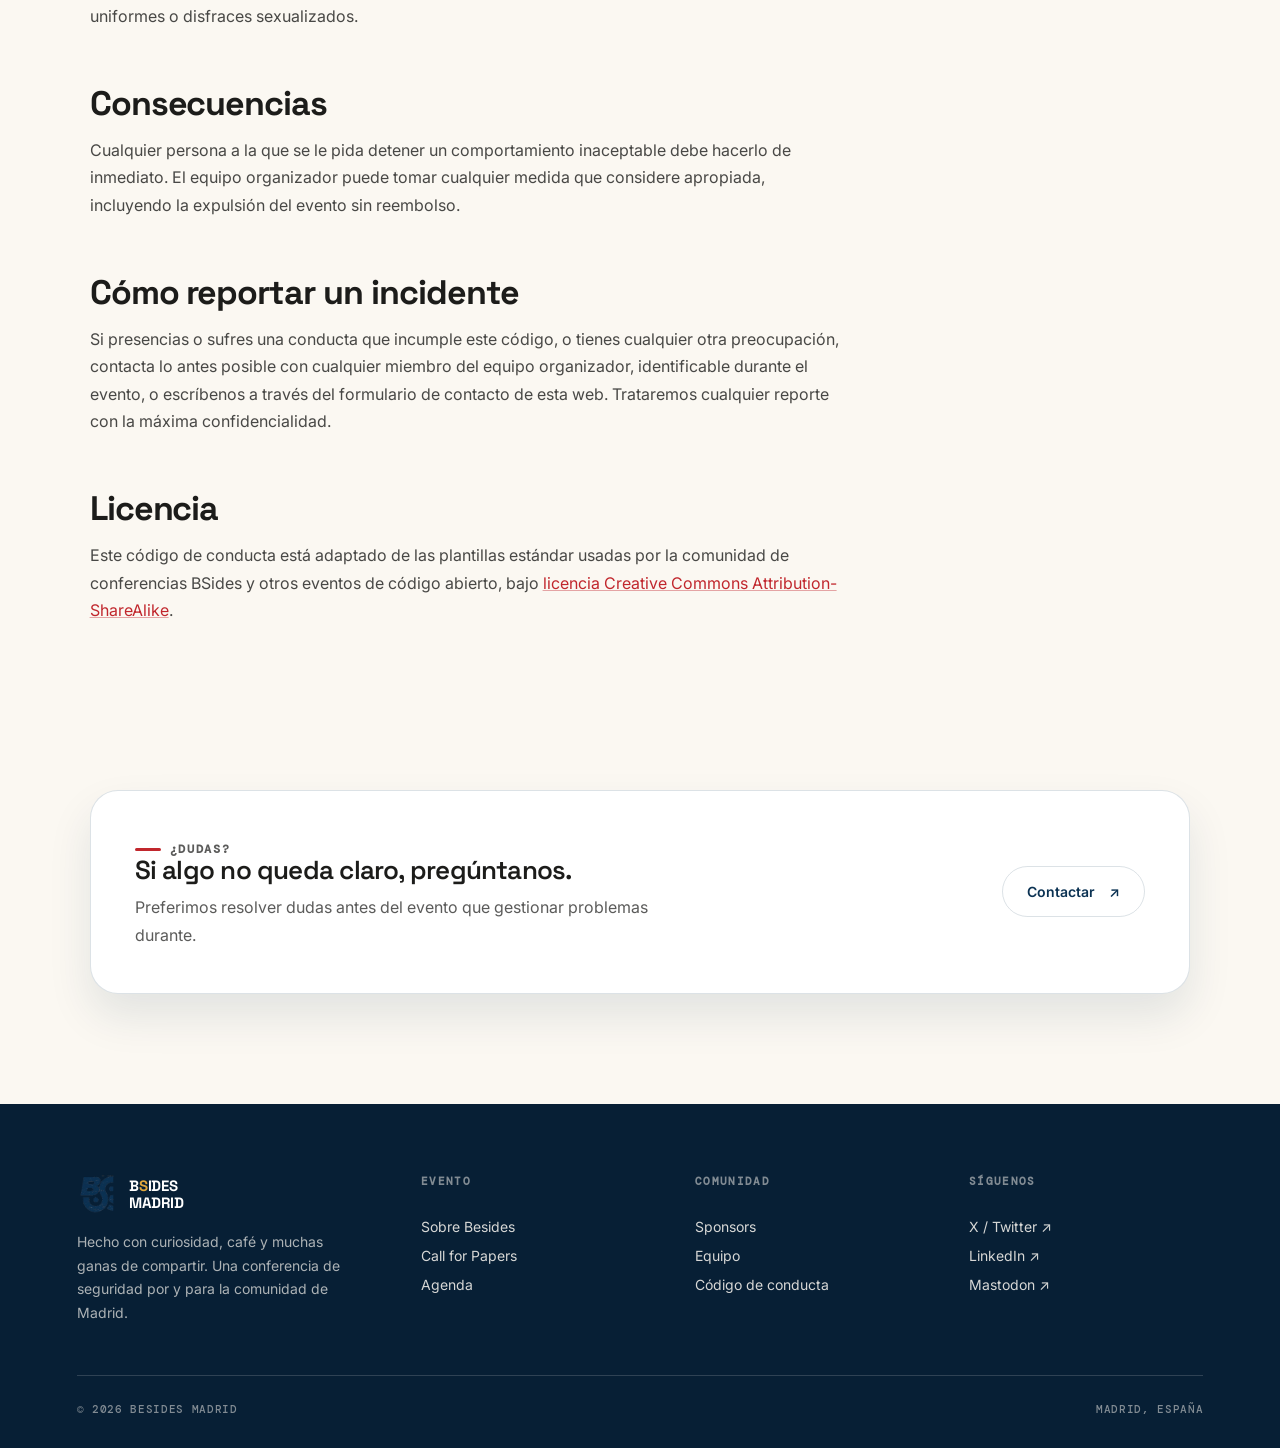
<file: code-of-conduct.html>
<!doctype html>
<html lang="es">
  <head>
    <meta charset="UTF-8" />
    <meta name="viewport" content="width=device-width, initial-scale=1.0" />
    <meta name="description" content="Código de conducta de Besides Madrid: las normas que hacen de este un espacio seguro y respetuoso para toda la comunidad." />
    <title>Código de conducta — Besides Madrid</title>
    <link rel="icon" type="image/png" href="public/assets/favicon-32.png" sizes="32x32" />
    <link rel="icon" type="image/png" href="public/assets/favicon-192.png" sizes="192x192" />
    <link rel="apple-touch-icon" href="public/assets/apple-touch-icon.png" />
    <link rel="preconnect" href="https://fonts.googleapis.com" />
    <link rel="preconnect" href="https://fonts.gstatic.com" crossorigin />
    <link href="https://fonts.googleapis.com/css2?family=DM+Mono:wght@400;500&family=Inter:wght@400;500;600;700&family=Space+Grotesk:wght@400;500;600;700&display=swap" rel="stylesheet" />
    <link rel="stylesheet" href="styles.css" />
  </head>
  <body>
    <div class="noise" aria-hidden="true"></div>

    <header class="site-header">
      <a class="brand" href="index.html" aria-label="Besides Madrid, inicio">
        <img class="brand-mark" src="public/assets/besides-madrid-icon.png" alt="" />
        <span class="brand-word">B<b>S</b>IDES<br />MADRID</span>
      </a>
      <nav class="desktop-nav" aria-label="Navegación principal">
        <a href="about.html">Sobre BSides</a>
        <a href="cfp.html">Call for Papers</a>
        <a href="agenda.html">Agenda</a>
        <a href="sponsors.html">Sponsors</a>
        <a href="team.html">Equipo</a>
      </nav>
      <a class="header-cta" href="index.html#registro">Avísame <span>↗</span></a>
      <button class="menu-toggle" aria-label="Abrir menú" aria-expanded="false"><span></span><span></span></button>
    </header>

    <main>
      <section class="page-header">
        <p class="eyebrow reveal"><span></span> Reglas del juego</p>
        <h1 class="reveal">Código de<br /><em>conducta.</em></h1>
        <p class="lede reveal">Besides Madrid quiere ser un espacio seguro, inclusivo y de respeto mutuo para toda la comunidad, dentro y fuera del evento. No es un adorno: se aplica a todo el mundo, sin excepciones.</p>
      </section>

      <section class="section" style="padding-top:0">
        <div class="prose reveal">
          <h2>La versión corta</h2>
          <p>Sé una persona decente. Trata a los demás como te gustaría que te trataran a ti. Si alguien te pide que pares, para. Si tienes dudas, pregunta al equipo organizador.</p>

          <h2>Comportamiento esperado</h2>
          <ul>
            <li>Trata a todas las personas asistentes, ponentes, sponsors y voluntarias con respeto, independientemente de edad, género, orientación sexual, discapacidad, apariencia física, etnia, religión o nivel de experiencia técnica.</li>
            <li>Usa un lenguaje y comportamiento apropiado en cualquier espacio del evento, incluidos talleres, redes sociales asociadas al evento y actividades sociales posteriores.</li>
            <li>Respeta los límites de las demás personas, tanto en el espacio físico como en las conversaciones.</li>
          </ul>

          <h2>Comportamiento inaceptable</h2>
          <p>No se tolerará ninguna forma de acoso. Esto incluye, entre otros:</p>
          <ul>
            <li>Comentarios ofensivos relacionados con género, orientación sexual, discapacidad, apariencia física, etnia o religión.</li>
            <li>Imágenes sexualizadas en espacios públicos, incluidas las charlas y materiales de presentación.</li>
            <li>Intimidación deliberada, acecho o seguimiento, ya sea en persona o en línea.</li>
            <li>Fotografía o grabación no consentida de otras personas asistentes.</li>
            <li>Alteración sostenida de charlas u otros eventos.</li>
            <li>Contacto físico inapropiado o atención sexual no deseada.</li>
          </ul>

          <h2>Sponsors y expositores</h2>
          <p>Este código de conducta aplica también a sponsors y expositores. En particular, los stands no deben usar imágenes, actividades o materiales sexualizados, y el personal de stand no debe usar prendas, uniformes o disfraces sexualizados.</p>

          <h2>Consecuencias</h2>
          <p>Cualquier persona a la que se le pida detener un comportamiento inaceptable debe hacerlo de inmediato. El equipo organizador puede tomar cualquier medida que considere apropiada, incluyendo la expulsión del evento sin reembolso.</p>

          <h2>Cómo reportar un incidente</h2>
          <p>Si presencias o sufres una conducta que incumple este código, o tienes cualquier otra preocupación, contacta lo antes posible con cualquier miembro del equipo organizador, identificable durante el evento, o escríbenos a través del formulario de contacto de esta web. Trataremos cualquier reporte con la máxima confidencialidad.</p>

          <h2>Licencia</h2>
          <p>Este código de conducta está adaptado de las plantillas estándar usadas por la comunidad de conferencias BSides y otros eventos de código abierto, bajo <a href="https://creativecommons.org/licenses/by-sa/3.0/" target="_blank" rel="noopener">licencia Creative Commons Attribution-ShareAlike</a>.</p>
        </div>
      </section>

      <section class="section" style="padding-top:0">
        <div class="callout reveal">
          <div>
            <p class="eyebrow"><span></span> ¿Dudas?</p>
            <h3>Si algo no queda claro, pregúntanos.</h3>
            <p>Preferimos resolver dudas antes del evento que gestionar problemas durante.</p>
          </div>
          <a class="btn btn-ghost" href="index.html#registro">Contactar <span>↗</span></a>
        </div>
      </section>
    </main>

    <footer>
      <div class="footer-top">
        <div>
          <a class="footer-brand" href="index.html">
            <img class="brand-mark" src="public/assets/besides-madrid-icon.png" alt="" />
            <span class="brand-word">B<b>S</b>IDES<br />MADRID</span>
          </a>
          <p class="footer-about">Hecho con curiosidad, café y muchas ganas de compartir. Una conferencia de seguridad por y para la comunidad de Madrid.</p>
        </div>
        <div class="footer-col">
          <h4>Evento</h4>
          <a href="about.html">Sobre Besides</a>
          <a href="cfp.html">Call for Papers</a>
          <a href="agenda.html">Agenda</a>
        </div>
        <div class="footer-col">
          <h4>Comunidad</h4>
          <a href="sponsors.html">Sponsors</a>
          <a href="team.html">Equipo</a>
          <a href="code-of-conduct.html">Código de conducta</a>
        </div>
        <div class="footer-col">
          <h4>Síguenos</h4>
          <a href="#">X / Twitter ↗</a>
          <a href="#">LinkedIn ↗</a>
          <a href="#">Mastodon ↗</a>
        </div>
      </div>
      <div class="footer-bottom">
        <span>© 2026 BESIDES MADRID</span>
        <span>MADRID, ESPAÑA</span>
      </div>
    </footer>
    <script src="script.js"></script>
  </body>
</html>
</file>
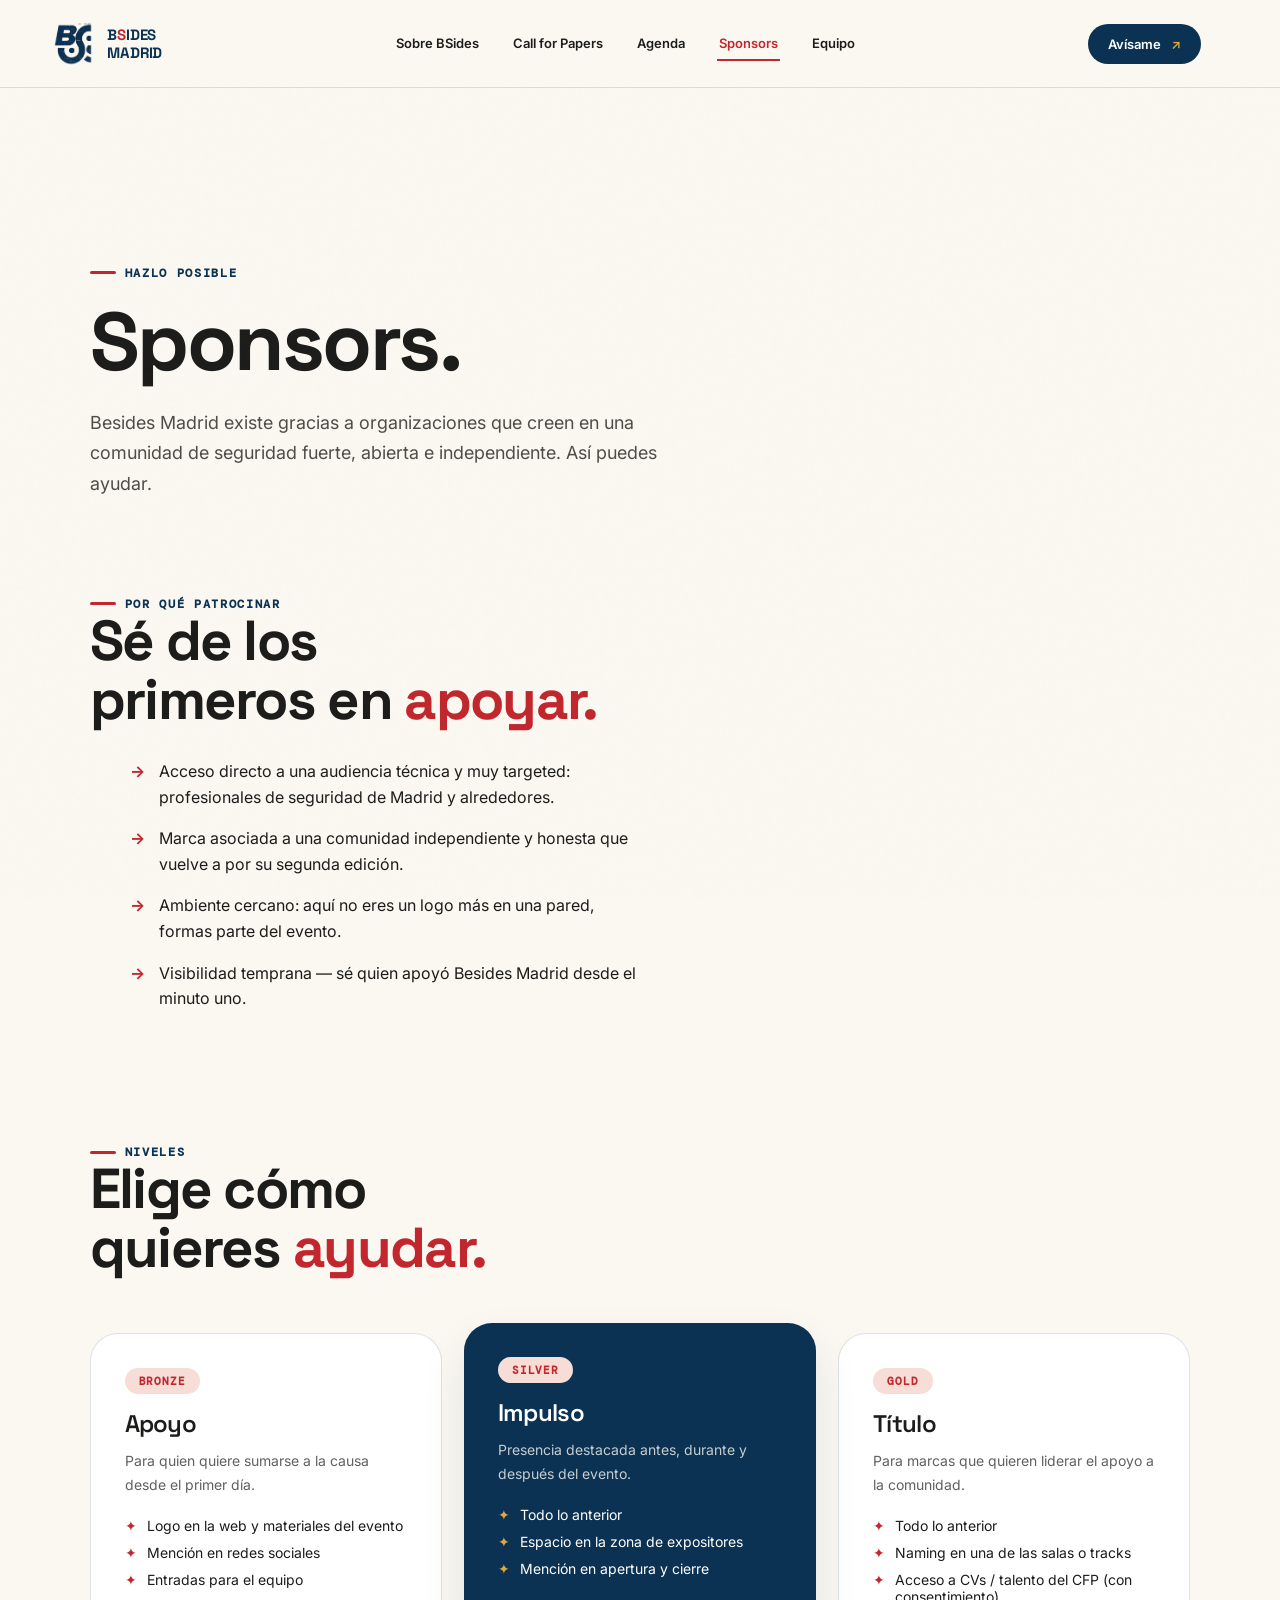
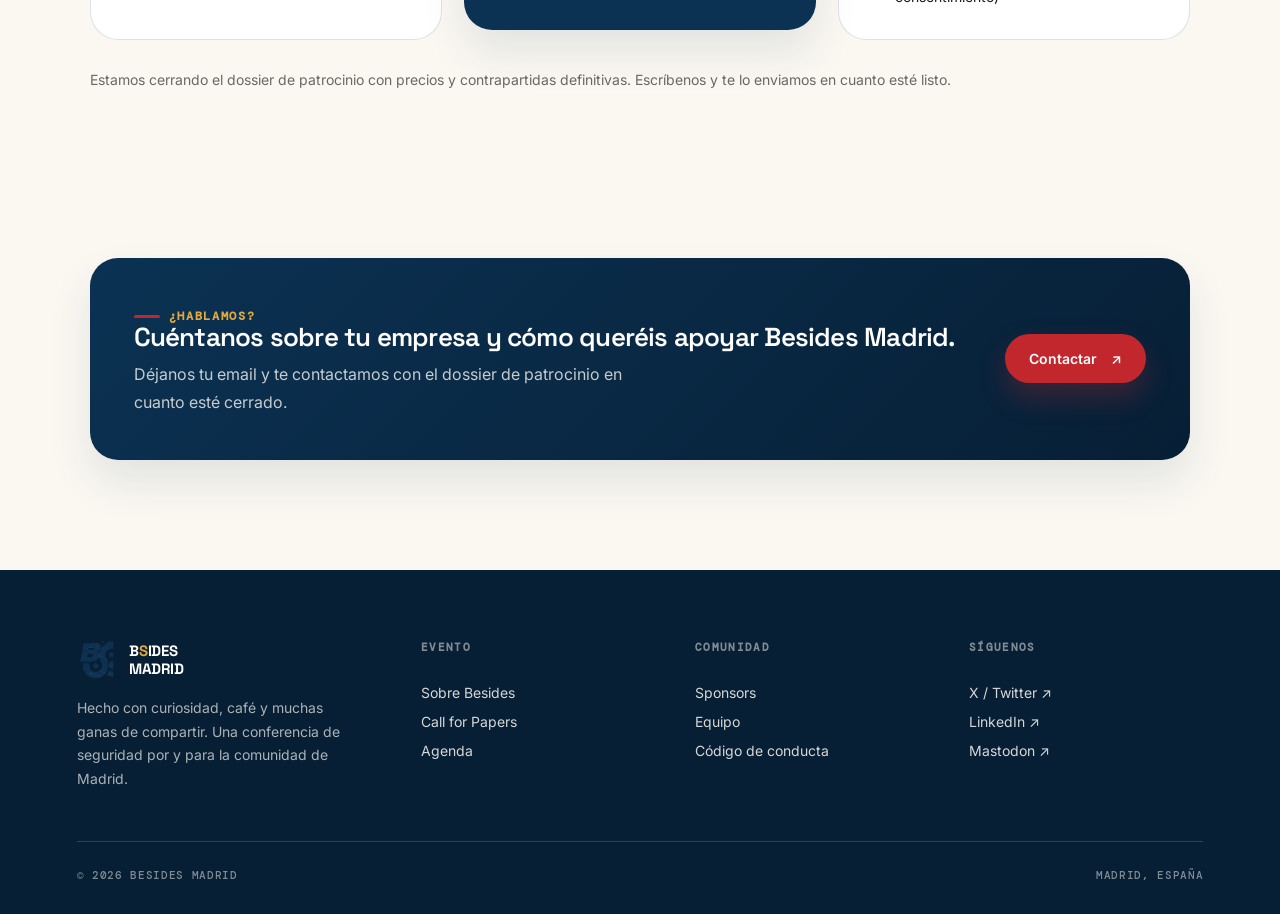
<file: sponsors.html>
<!doctype html>
<html lang="es">
  <head>
    <meta charset="UTF-8" />
    <meta name="viewport" content="width=device-width, initial-scale=1.0" />
    <meta name="description" content="Conviértete en sponsor de Besides Madrid y apoya a la comunidad de ciberseguridad de la ciudad." />
    <title>Sponsors — Besides Madrid</title>
    <link rel="icon" type="image/png" href="public/assets/favicon-32.png" sizes="32x32" />
    <link rel="icon" type="image/png" href="public/assets/favicon-192.png" sizes="192x192" />
    <link rel="apple-touch-icon" href="public/assets/apple-touch-icon.png" />
    <link rel="preconnect" href="https://fonts.googleapis.com" />
    <link rel="preconnect" href="https://fonts.gstatic.com" crossorigin />
    <link href="https://fonts.googleapis.com/css2?family=DM+Mono:wght@400;500&family=Inter:wght@400;500;600;700&family=Space+Grotesk:wght@400;500;600;700&display=swap" rel="stylesheet" />
    <link rel="stylesheet" href="styles.css" />
  </head>
  <body>
    <div class="noise" aria-hidden="true"></div>

    <header class="site-header">
      <a class="brand" href="index.html" aria-label="Besides Madrid, inicio">
        <img class="brand-mark" src="public/assets/besides-madrid-icon.png" alt="" />
        <span class="brand-word">B<b>S</b>IDES<br />MADRID</span>
      </a>
      <nav class="desktop-nav" aria-label="Navegación principal">
        <a href="about.html">Sobre BSides</a>
        <a href="cfp.html">Call for Papers</a>
        <a href="agenda.html">Agenda</a>
        <a href="sponsors.html" aria-current="page">Sponsors</a>
        <a href="team.html">Equipo</a>
      </nav>
      <a class="header-cta" href="index.html#registro">Avísame <span>↗</span></a>
      <button class="menu-toggle" aria-label="Abrir menú" aria-expanded="false"><span></span><span></span></button>
    </header>

    <main>
      <section class="page-header">
        <p class="eyebrow reveal"><span></span> Hazlo posible</p>
        <h1 class="reveal">Sponsors.</h1>
        <p class="lede reveal">Besides Madrid existe gracias a organizaciones que creen en una comunidad de seguridad fuerte, abierta e independiente. Así puedes ayudar.</p>
      </section>

      <section class="section" style="padding-top:0">
        <div class="section-heading reveal">
          <p class="eyebrow"><span></span> Por qué patrocinar</p>
          <h2>Sé de los<br />primeros en <em>apoyar.</em></h2>
        </div>
        <ul class="bullet-list reveal">
          <li>Acceso directo a una audiencia técnica y muy targeted: profesionales de seguridad de Madrid y alrededores.</li>
          <li>Marca asociada a una comunidad independiente y honesta que vuelve a por su segunda edición.</li>
          <li>Ambiente cercano: aquí no eres un logo más en una pared, formas parte del evento.</li>
          <li>Visibilidad temprana — sé quien apoyó Besides Madrid desde el minuto uno.</li>
        </ul>
      </section>

      <section class="section" style="padding-top:0">
        <div class="section-heading reveal">
          <p class="eyebrow"><span></span> Niveles</p>
          <h2>Elige cómo<br />quieres <em>ayudar.</em></h2>
        </div>
        <div class="tier-grid reveal">
          <article class="tier">
            <span class="pill">Bronze</span>
            <h3>Apoyo</h3>
            <p>Para quien quiere sumarse a la causa desde el primer día.</p>
            <ul>
              <li>Logo en la web y materiales del evento</li>
              <li>Mención en redes sociales</li>
              <li>Entradas para el equipo</li>
            </ul>
          </article>
          <article class="tier featured">
            <span class="pill">Silver</span>
            <h3>Impulso</h3>
            <p>Presencia destacada antes, durante y después del evento.</p>
            <ul>
              <li>Todo lo anterior</li>
              <li>Espacio en la zona de expositores</li>
              <li>Mención en apertura y cierre</li>
            </ul>
          </article>
          <article class="tier">
            <span class="pill">Gold</span>
            <h3>Título</h3>
            <p>Para marcas que quieren liderar el apoyo a la comunidad.</p>
            <ul>
              <li>Todo lo anterior</li>
              <li>Naming en una de las salas o tracks</li>
              <li>Acceso a CVs / talento del CFP (con consentimiento)</li>
            </ul>
          </article>
        </div>
        <p class="reveal" style="margin-top:28px;color:rgba(28,28,26,.65);font-size:14px">Estamos cerrando el dossier de patrocinio con precios y contrapartidas definitivas. Escríbenos y te lo enviamos en cuanto esté listo.</p>
      </section>

      <section class="section" style="padding-top:0">
        <div class="callout accent reveal">
          <div>
            <p class="eyebrow"><span></span> ¿Hablamos?</p>
            <h3>Cuéntanos sobre tu empresa y cómo queréis apoyar Besides Madrid.</h3>
            <p>Déjanos tu email y te contactamos con el dossier de patrocinio en cuanto esté cerrado.</p>
          </div>
          <a class="btn btn-accent" href="index.html#registro">Contactar <span>↗</span></a>
        </div>
      </section>
    </main>

    <footer>
      <div class="footer-top">
        <div>
          <a class="footer-brand" href="index.html">
            <img class="brand-mark" src="public/assets/besides-madrid-icon.png" alt="" />
            <span class="brand-word">B<b>S</b>IDES<br />MADRID</span>
          </a>
          <p class="footer-about">Hecho con curiosidad, café y muchas ganas de compartir. Una conferencia de seguridad por y para la comunidad de Madrid.</p>
        </div>
        <div class="footer-col">
          <h4>Evento</h4>
          <a href="about.html">Sobre Besides</a>
          <a href="cfp.html">Call for Papers</a>
          <a href="agenda.html">Agenda</a>
        </div>
        <div class="footer-col">
          <h4>Comunidad</h4>
          <a href="sponsors.html">Sponsors</a>
          <a href="team.html">Equipo</a>
          <a href="code-of-conduct.html">Código de conducta</a>
        </div>
        <div class="footer-col">
          <h4>Síguenos</h4>
          <a href="#">X / Twitter ↗</a>
          <a href="#">LinkedIn ↗</a>
          <a href="#">Mastodon ↗</a>
        </div>
      </div>
      <div class="footer-bottom">
        <span>© 2026 BESIDES MADRID</span>
        <span>MADRID, ESPAÑA</span>
      </div>
    </footer>
    <script src="script.js"></script>
  </body>
</html>
</file>
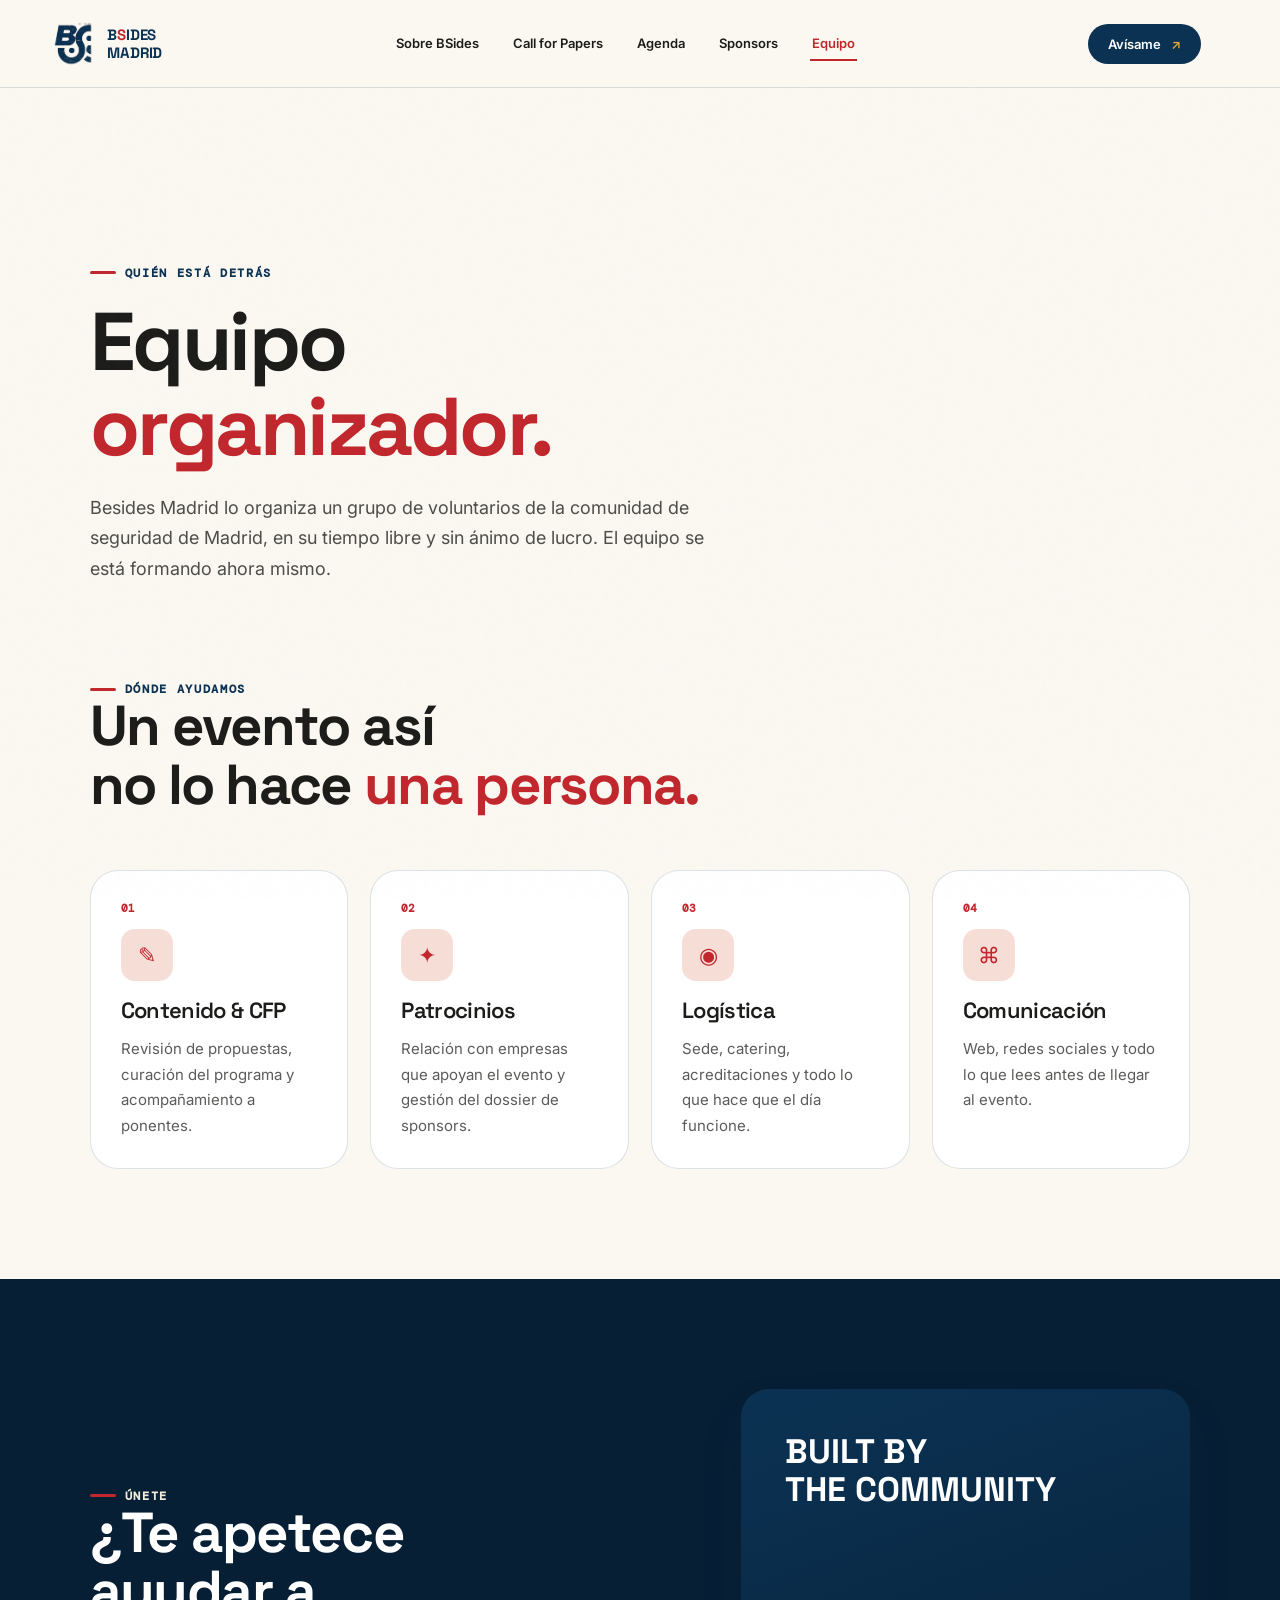
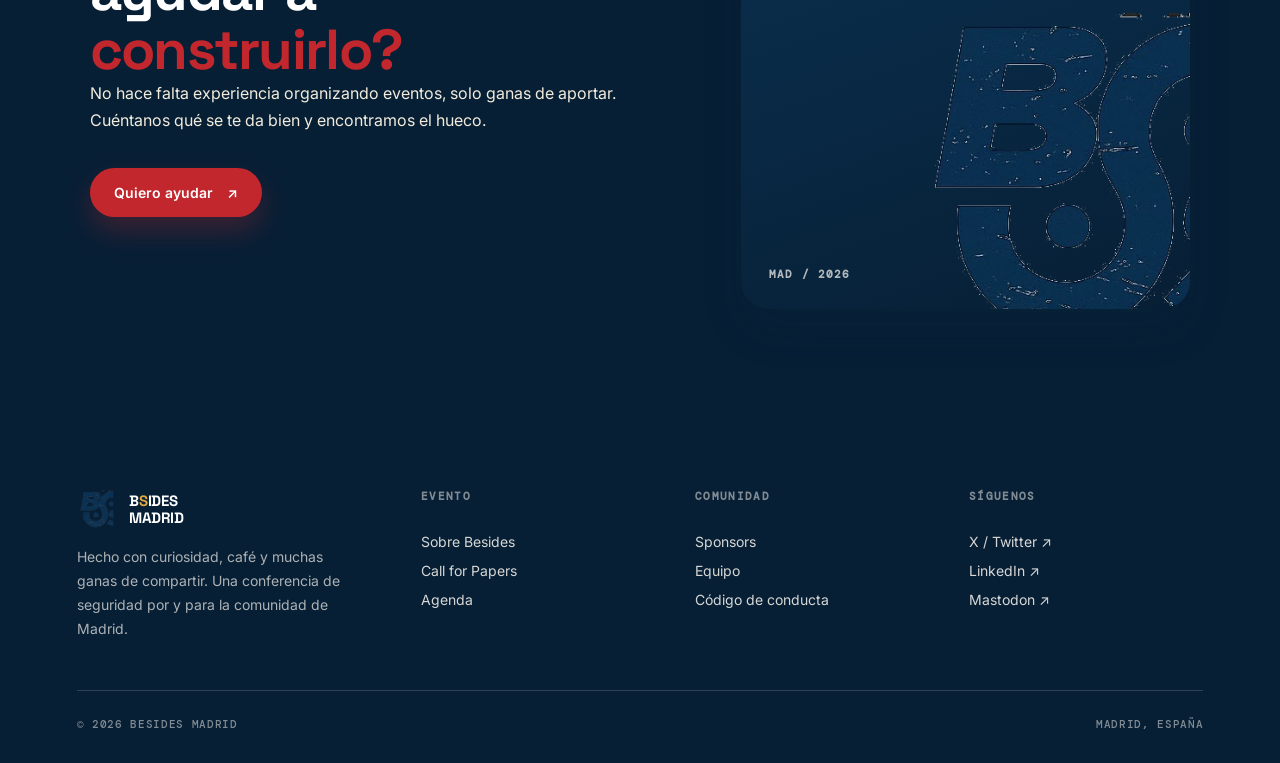
<file: team.html>
<!doctype html>
<html lang="es">
  <head>
    <meta charset="UTF-8" />
    <meta name="viewport" content="width=device-width, initial-scale=1.0" />
    <meta name="description" content="El equipo organizador de Besides Madrid: voluntarios de la comunidad de ciberseguridad de Madrid." />
    <title>Equipo — Besides Madrid</title>
    <link rel="icon" type="image/png" href="public/assets/favicon-32.png" sizes="32x32" />
    <link rel="icon" type="image/png" href="public/assets/favicon-192.png" sizes="192x192" />
    <link rel="apple-touch-icon" href="public/assets/apple-touch-icon.png" />
    <link rel="preconnect" href="https://fonts.googleapis.com" />
    <link rel="preconnect" href="https://fonts.gstatic.com" crossorigin />
    <link href="https://fonts.googleapis.com/css2?family=DM+Mono:wght@400;500&family=Inter:wght@400;500;600;700&family=Space+Grotesk:wght@400;500;600;700&display=swap" rel="stylesheet" />
    <link rel="stylesheet" href="styles.css" />
  </head>
  <body>
    <div class="noise" aria-hidden="true"></div>

    <header class="site-header">
      <a class="brand" href="index.html" aria-label="Besides Madrid, inicio">
        <img class="brand-mark" src="public/assets/besides-madrid-icon.png" alt="" />
        <span class="brand-word">B<b>S</b>IDES<br />MADRID</span>
      </a>
      <nav class="desktop-nav" aria-label="Navegación principal">
        <a href="about.html">Sobre BSides</a>
        <a href="cfp.html">Call for Papers</a>
        <a href="agenda.html">Agenda</a>
        <a href="sponsors.html">Sponsors</a>
        <a href="team.html" aria-current="page">Equipo</a>
      </nav>
      <a class="header-cta" href="index.html#registro">Avísame <span>↗</span></a>
      <button class="menu-toggle" aria-label="Abrir menú" aria-expanded="false"><span></span><span></span></button>
    </header>

    <main>
      <section class="page-header">
        <p class="eyebrow reveal"><span></span> Quién está detrás</p>
        <h1 class="reveal">Equipo<br /><em>organizador.</em></h1>
        <p class="lede reveal">Besides Madrid lo organiza un grupo de voluntarios de la comunidad de seguridad de Madrid, en su tiempo libre y sin ánimo de lucro. El equipo se está formando ahora mismo.</p>
      </section>

      <section class="section" style="padding-top:0">
        <div class="section-heading reveal">
          <p class="eyebrow"><span></span> Dónde ayudamos</p>
          <h2>Un evento así<br />no lo hace <em>una persona.</em></h2>
        </div>
        <div class="card-grid reveal">
          <article class="card">
            <span class="card-no">01</span>
            <div class="card-icon">✎</div>
            <h3>Contenido &amp; CFP</h3>
            <p>Revisión de propuestas, curación del programa y acompañamiento a ponentes.</p>
          </article>
          <article class="card">
            <span class="card-no">02</span>
            <div class="card-icon">✦</div>
            <h3>Patrocinios</h3>
            <p>Relación con empresas que apoyan el evento y gestión del dossier de sponsors.</p>
          </article>
          <article class="card">
            <span class="card-no">03</span>
            <div class="card-icon">◉</div>
            <h3>Logística</h3>
            <p>Sede, catering, acreditaciones y todo lo que hace que el día funcione.</p>
          </article>
          <article class="card">
            <span class="card-no">04</span>
            <div class="card-icon">⌘</div>
            <h3>Comunicación</h3>
            <p>Web, redes sociales y todo lo que lees antes de llegar al evento.</p>
          </article>
        </div>
      </section>

      <section class="section section-dark">
        <div class="two-col">
          <div class="reveal">
            <p class="eyebrow on-dark"><span></span> Únete</p>
            <h2>¿Te apetece<br />ayudar a <em>construirlo?</em></h2>
            <p class="lede">No hace falta experiencia organizando eventos, solo ganas de aportar. Cuéntanos qué se te da bien y encontramos el hueco.</p>
            <div class="hero-actions" style="margin-top:34px">
              <a class="btn btn-accent" href="index.html#registro">Quiero ayudar <span>↗</span></a>
            </div>
          </div>
          <div class="poster reveal" aria-hidden="true">
            <p>BUILT BY<br />THE COMMUNITY</p>
            <img src="public/assets/besides-madrid-icon.png" alt="" />
            <span>MAD / 2026</span>
          </div>
        </div>
      </section>
    </main>

    <footer>
      <div class="footer-top">
        <div>
          <a class="footer-brand" href="index.html">
            <img class="brand-mark" src="public/assets/besides-madrid-icon.png" alt="" />
            <span class="brand-word">B<b>S</b>IDES<br />MADRID</span>
          </a>
          <p class="footer-about">Hecho con curiosidad, café y muchas ganas de compartir. Una conferencia de seguridad por y para la comunidad de Madrid.</p>
        </div>
        <div class="footer-col">
          <h4>Evento</h4>
          <a href="about.html">Sobre Besides</a>
          <a href="cfp.html">Call for Papers</a>
          <a href="agenda.html">Agenda</a>
        </div>
        <div class="footer-col">
          <h4>Comunidad</h4>
          <a href="sponsors.html">Sponsors</a>
          <a href="team.html">Equipo</a>
          <a href="code-of-conduct.html">Código de conducta</a>
        </div>
        <div class="footer-col">
          <h4>Síguenos</h4>
          <a href="#">X / Twitter ↗</a>
          <a href="#">LinkedIn ↗</a>
          <a href="#">Mastodon ↗</a>
        </div>
      </div>
      <div class="footer-bottom">
        <span>© 2026 BESIDES MADRID</span>
        <span>MADRID, ESPAÑA</span>
      </div>
    </footer>
    <script src="script.js"></script>
  </body>
</html>
</file>
<file: styles.css>
:root{
  --navy:#0b3253;
  --navy-deep:#071f35;
  --ink:#1c1c1a;
  --paper:#fbf8f2;
  --paper-alt:#f2ecdd;
  --white:#ffffff;
  --accent:#c1272d;
  --accent-soft:#f6ded7;
  --gold:#e0a83e;
  --line:rgba(11,50,83,.14);
  --line-dark:rgba(251,248,242,.16);
  --radius-lg:28px;
  --radius-md:18px;
  --radius-sm:10px;
  --shadow:0 22px 44px rgba(11,50,83,.1);
}
*{box-sizing:border-box}
html{scroll-behavior:smooth}
body{
  margin:0;
  background:var(--paper);
  color:var(--ink);
  font-family:"Inter",sans-serif;
  overflow-x:hidden;
  -webkit-font-smoothing:antialiased;
}
img{max-width:100%;display:block}
a{color:inherit}
.noise{position:fixed;inset:0;pointer-events:none;z-index:20;opacity:.025;background-image:url("data:image/svg+xml,%3Csvg viewBox='0 0 180 180' xmlns='http://www.w3.org/2000/svg'%3E%3Cfilter id='n'%3E%3CfeTurbulence type='fractalNoise' baseFrequency='.8' numOctaves='4' stitchTiles='stitch'/%3E%3C/filter%3E%3Crect width='100%25' height='100%25' filter='url(%23n)' opacity='.7'/%3E%3C/svg%3E")}

h1,h2,h3{font-family:"Space Grotesk",sans-serif;letter-spacing:-.03em;line-height:1.04;margin:0}
h1{font-weight:700;font-size:clamp(46px,6.4vw,92px)}
h2{font-weight:700;font-size:clamp(34px,4.4vw,58px)}
h3{font-weight:600;font-size:22px}
h1 em,h2 em{font-style:normal;color:var(--accent)}
p{line-height:1.7;margin:0}
.eyebrow{display:inline-flex;align-items:center;gap:9px;font:600 12px "DM Mono",monospace;letter-spacing:.14em;text-transform:uppercase;color:var(--navy)}
.eyebrow span{display:block;width:26px;height:3px;background:var(--accent);border-radius:2px}
.eyebrow.on-dark{color:var(--paper-alt)}

/* ---------- buttons & links ---------- */
.btn{display:inline-flex;align-items:center;gap:14px;padding:16px 24px;border-radius:999px;text-decoration:none;font:600 14px "Inter",sans-serif;transition:transform .18s ease,box-shadow .18s ease}
.btn:hover{transform:translateY(-2px)}
.btn-primary{background:var(--navy);color:#fff;box-shadow:0 14px 28px rgba(11,50,83,.28)}
.btn-primary span{color:var(--gold)}
.btn-accent{background:var(--accent);color:#fff;box-shadow:0 14px 28px rgba(193,39,45,.28)}
.btn-accent span{color:#fff}
.btn-ghost{background:transparent;color:var(--navy);border:1.5px solid var(--line)}
.btn-ghost:hover{border-color:var(--navy)}
.text-link{display:inline-flex;align-items:center;gap:10px;text-decoration:none;font:600 13px "DM Mono",monospace;letter-spacing:.04em;border-bottom:1.5px solid var(--ink);padding-bottom:4px}
.text-link span{color:var(--accent)}
.pill{display:inline-flex;align-items:center;padding:6px 14px;border-radius:999px;font:600 11px "DM Mono",monospace;letter-spacing:.08em;text-transform:uppercase;background:var(--accent-soft);color:var(--accent)}

/* ---------- header ---------- */
.site-header{position:sticky;top:0;z-index:30;background:rgba(251,248,242,.86);backdrop-filter:blur(14px);border-bottom:1px solid var(--line);padding:0 4vw;height:88px;display:grid;grid-template-columns:auto 1fr auto auto;align-items:center;gap:28px}
.brand{display:flex;align-items:center;gap:12px;text-decoration:none;color:var(--navy)}
.brand-mark{width:44px;height:44px;object-fit:contain}
.brand-word{font:800 15px/1.15 "Space Grotesk",sans-serif;letter-spacing:-.01em}
.brand-word b{color:var(--accent)}
.desktop-nav{display:flex;gap:30px;justify-self:center}
.desktop-nav a{text-decoration:none;color:var(--ink);font:600 13px "Inter",sans-serif;padding:8px 2px;border-bottom:2px solid transparent}
.desktop-nav a:hover,.desktop-nav a[aria-current="page"]{color:var(--accent);border-color:var(--accent)}
.header-cta{justify-self:end;background:var(--navy);color:#fff;text-decoration:none;padding:12px 20px;border-radius:999px;font:600 13px "Inter",sans-serif;display:flex;align-items:center;gap:10px;white-space:nowrap}
.header-cta span{color:var(--gold)}
.menu-toggle{display:none;flex-direction:column;gap:6px;background:0;border:0;padding:10px;cursor:pointer}
.menu-toggle span{display:block;width:24px;height:2px;background:var(--navy);border-radius:2px}

/* ---------- page header (subpages) ---------- */
.page-header{padding:170px 7vw 90px;background:var(--paper)}
.page-header h1{margin-top:18px}
.page-header .lede{margin-top:24px;max-width:620px;font-size:18px;color:rgba(28,28,26,.78)}

/* ---------- hero (home) ---------- */
.hero{padding:150px 6vw 90px;display:grid;grid-template-columns:1fr .92fr;align-items:center;gap:40px;position:relative}
.hero-intro{max-width:540px;font-size:17px;color:rgba(28,28,26,.78);margin:26px 0 34px}
.hero-actions{display:flex;flex-wrap:wrap;align-items:center;gap:28px}
.hero-art{position:relative;height:520px;display:grid;place-items:center}
.blob{position:absolute;border-radius:50%;filter:blur(60px);opacity:.55;z-index:0}
.blob-navy{width:340px;height:340px;background:var(--navy);top:6%;left:2%}
.blob-accent{width:260px;height:260px;background:var(--accent);bottom:4%;right:6%;opacity:.35}
.hero-art img{position:relative;z-index:2;width:min(92%,520px);filter:drop-shadow(0 26px 40px rgba(11,50,83,.18))}
.orbit{position:absolute;border:1.5px dashed rgba(11,50,83,.28);border-radius:50%;z-index:1}
.orbit-one{width:88%;aspect-ratio:1;animation:spin 34s linear infinite}
.badge-stamp{position:absolute;right:2%;bottom:8%;width:96px;height:96px;border-radius:50%;background:var(--navy);color:#fff;display:grid;place-content:center;text-align:center;z-index:3;font:700 26px/1 "Space Grotesk",sans-serif;transform:rotate(8deg);box-shadow:var(--shadow)}
.badge-stamp small{display:block;font:600 8px "DM Mono",monospace;letter-spacing:.12em;margin-top:3px}
.scroll-cue{position:absolute;bottom:18px;left:6vw;font:600 10px "DM Mono",monospace;letter-spacing:.14em;color:rgba(28,28,26,.55)}
.scroll-cue span{color:var(--accent);margin-left:8px}

/* ---------- ticker ---------- */
.ticker{height:56px;background:var(--navy);color:var(--paper);display:flex;align-items:center;overflow:hidden}
.ticker-track{display:flex;gap:22px;white-space:nowrap;animation:ticker 26s linear infinite;font:600 13px "DM Mono",monospace;letter-spacing:.08em}
.ticker i{font-style:normal;color:var(--gold)}

/* ---------- sections ---------- */
.section{padding:110px 7vw}
.section-dark{background:var(--navy-deep);color:var(--paper-alt)}
.section-dark h2{color:#fff}
.section-heading{max-width:680px}
.section-heading .lede{margin-top:20px;font-size:17px;color:rgba(28,28,26,.75);max-width:560px}
.section-dark .section-heading .lede{color:rgba(251,248,242,.72)}

/* card grid (explore / values / session types) */
.card-grid{margin-top:56px;display:grid;grid-template-columns:repeat(4,1fr);gap:22px}
.card-grid.cols-3{grid-template-columns:repeat(3,1fr)}
.card{background:var(--white);border:1px solid var(--line);border-radius:var(--radius-lg);padding:30px;display:flex;flex-direction:column;gap:14px;transition:transform .2s ease,box-shadow .2s ease}
.card:hover{transform:translateY(-6px);box-shadow:var(--shadow)}
.card .card-no{font:600 11px "DM Mono",monospace;color:var(--accent)}
.card-icon{width:52px;height:52px;border-radius:14px;background:var(--accent-soft);color:var(--accent);display:grid;place-items:center;font-size:22px}
.card h3{margin-top:4px}
.card p{color:rgba(28,28,26,.72);font-size:15px}
.card .text-link{margin-top:auto}
.section-dark .card{background:rgba(251,248,242,.06);border-color:var(--line-dark);color:var(--paper-alt)}
.section-dark .card p{color:rgba(251,248,242,.68)}
.section-dark .card .text-link{border-color:var(--paper-alt)}

/* stats */
.stats{display:grid;grid-template-columns:repeat(3,1fr);border-top:1px solid var(--line);margin-top:60px;padding-top:24px}
.stats div{display:flex;flex-direction:column;gap:6px}
.stats strong{font:700 52px "Space Grotesk",sans-serif}
.stats span{font:600 11px "DM Mono",monospace;letter-spacing:.1em;color:rgba(28,28,26,.55)}

/* banner / callout card */
.callout{margin-top:56px;background:var(--white);border:1px solid var(--line);border-radius:var(--radius-lg);padding:44px;display:grid;grid-template-columns:1fr auto;align-items:center;gap:30px;box-shadow:var(--shadow)}
.callout.accent{background:linear-gradient(135deg,var(--navy),var(--navy-deep));color:#fff;border:0}
.callout.accent .eyebrow{color:var(--gold)}
.callout h3{font-size:26px;margin-bottom:10px}
.callout p{color:rgba(28,28,26,.72);max-width:520px}
.callout.accent p{color:rgba(251,248,242,.78)}

/* steps */
.steps{margin-top:56px;display:grid;grid-template-columns:repeat(4,1fr);gap:22px;counter-reset:step}
.step{position:relative;padding:28px 24px 24px;border-radius:var(--radius-md);background:var(--white);border:1px solid var(--line)}
.step::before{counter-increment:step;content:counter(step,decimal-leading-zero);font:700 32px "Space Grotesk",sans-serif;color:var(--accent-soft);-webkit-text-stroke:1.5px var(--accent)}
.step h3{margin-top:14px;font-size:18px}
.step p{margin-top:8px;font-size:14px;color:rgba(28,28,26,.7)}

/* tier / list cards */
.tier-grid{margin-top:56px;display:grid;grid-template-columns:repeat(3,1fr);gap:22px}
.tier{border-radius:var(--radius-lg);padding:34px;border:1px solid var(--line);background:var(--white)}
.tier.featured{background:var(--navy);color:#fff;border:0;transform:translateY(-10px);box-shadow:var(--shadow)}
.tier .pill{margin-bottom:18px}
.tier h3{font-size:24px}
.tier p{margin-top:12px;color:rgba(28,28,26,.7);font-size:14px}
.tier.featured p{color:rgba(251,248,242,.78)}
.tier ul{list-style:none;margin:20px 0 0;padding:0;display:flex;flex-direction:column;gap:10px;font-size:14px}
.tier li{display:flex;gap:10px;align-items:flex-start}
.tier li::before{content:"✦";color:var(--accent)}
.tier.featured li::before{color:var(--gold)}

/* bullet list */
.bullet-list{margin-top:30px;display:flex;flex-direction:column;gap:16px;max-width:560px}
.bullet-list li{display:flex;gap:14px;align-items:flex-start;list-style:none;font-size:16px;line-height:1.6}
.bullet-list li::before{content:"→";color:var(--accent);font-weight:700;flex-shrink:0}

/* community / two-col */
.two-col{display:grid;grid-template-columns:1.1fr .9fr;gap:8vw;align-items:center}
.poster{border-radius:var(--radius-lg);background:linear-gradient(160deg,var(--navy),var(--navy-deep));padding:44px;min-height:520px;position:relative;overflow:hidden;box-shadow:var(--shadow);color:#fff}
.poster p{font:700 34px/1.1 "Space Grotesk",sans-serif;position:relative;z-index:2}
.poster img{position:absolute;bottom:-8%;right:-14%;width:78%;opacity:.9}
.poster>span{position:absolute;bottom:28px;left:28px;font:600 11px "DM Mono",monospace;letter-spacing:.1em;color:rgba(251,248,242,.7)}

/* signup */
.signup{background:var(--accent);color:#fff;text-align:center;padding:120px 8vw}
.signup .eyebrow{justify-content:center;color:#fff}
.signup .eyebrow span{background:#fff}
.signup h2{margin:26px auto 0}
.signup h2 em{color:var(--navy-deep)}
.signup>p:not(.eyebrow):not(.form-message){font-size:17px;line-height:1.6;max-width:600px;margin:26px auto 0;color:rgba(255,255,255,.9)}
.signup form{display:flex;max-width:640px;margin:40px auto 0;background:#fff;border-radius:999px;padding:6px;box-shadow:0 20px 40px rgba(0,0,0,.15)}
.signup input{flex:1;background:none;border:0;padding:16px 20px;font:500 16px "Inter",sans-serif;color:var(--ink);outline:0}
.signup input::placeholder{color:rgba(28,28,26,.45)}
.signup button{border:0;background:var(--navy);color:#fff;padding:15px 24px;border-radius:999px;font:600 13px "Inter",sans-serif;cursor:pointer;display:flex;align-items:center;gap:10px}
.signup button span{color:var(--gold)}
.form-message{min-height:20px;margin-top:16px;font:600 12px "DM Mono",monospace}

/* footer */
footer{background:var(--navy-deep);color:var(--paper-alt);padding:70px 6vw 32px}
.footer-top{display:grid;grid-template-columns:1.3fr 1fr 1fr 1fr;gap:40px;padding-bottom:50px;border-bottom:1px solid var(--line-dark)}
.footer-brand{display:flex;align-items:center;gap:12px;text-decoration:none;color:#fff;margin-bottom:16px}
.footer-brand .brand-mark{width:40px;height:40px}
.footer-brand .brand-word b{color:var(--gold)}
.footer-about{font-size:14px;line-height:1.7;color:rgba(251,248,242,.68);max-width:280px}
.footer-col h4{font:600 11px "DM Mono",monospace;letter-spacing:.12em;text-transform:uppercase;color:rgba(251,248,242,.5);margin:0 0 18px}
.footer-col{display:flex;flex-direction:column;gap:12px}
.footer-col a{color:rgba(251,248,242,.85);text-decoration:none;font-size:14px}
.footer-col a:hover{color:var(--gold)}
.footer-bottom{display:flex;justify-content:space-between;align-items:center;flex-wrap:wrap;gap:12px;padding-top:26px;font:500 11px "DM Mono",monospace;letter-spacing:.06em;color:rgba(251,248,242,.5)}

/* prose (code of conduct / policy pages) */
.prose{max-width:760px}
.prose h2{font-size:clamp(26px,3vw,34px);margin-top:56px}
.prose h2:first-child{margin-top:0}
.prose p{margin-top:16px;font-size:16px;color:rgba(28,28,26,.8)}
.prose ul{margin:16px 0 0;padding-left:22px;display:flex;flex-direction:column;gap:10px;color:rgba(28,28,26,.8)}
.prose li{font-size:16px;line-height:1.6}
.prose a{color:var(--accent);text-decoration-color:rgba(193,39,45,.4)}
.prose strong{color:var(--navy)}

.reveal{opacity:0;transform:translateY(30px);transition:opacity .7s ease,transform .7s ease}
.reveal.visible{opacity:1;transform:none}
.sr-only{position:absolute;width:1px;height:1px;padding:0;margin:-1px;overflow:hidden;clip:rect(0,0,0,0);white-space:nowrap;border:0}

@keyframes spin{to{transform:rotate(360deg)}}
@keyframes ticker{to{transform:translateX(-50%)}}

@media(max-width:1080px){
  .card-grid{grid-template-columns:repeat(2,1fr)}
  .steps{grid-template-columns:repeat(2,1fr)}
  .tier-grid{grid-template-columns:1fr}
  .tier.featured{transform:none}
  .footer-top{grid-template-columns:1fr 1fr}
}
@media(max-width:900px){
  .site-header{grid-template-columns:1fr auto;height:76px}
  .desktop-nav,.header-cta{display:none}
  .menu-toggle{display:flex}
  .desktop-nav.open{display:flex;position:absolute;top:76px;left:0;right:0;background:var(--paper);padding:26px 6vw;flex-direction:column;gap:18px;border-bottom:1px solid var(--line)}
  .hero{grid-template-columns:1fr;padding:120px 6vw 60px}
  .hero-art{height:400px;margin-top:10px}
  .scroll-cue{display:none}
  .page-header{padding:110px 6vw 60px}
  .section{padding:80px 6vw}
  .two-col{grid-template-columns:1fr;gap:40px}
  .poster{min-height:380px}
  .callout{grid-template-columns:1fr;text-align:left}
}
@media(max-width:640px){
  .card-grid,.card-grid.cols-3{grid-template-columns:1fr}
  .steps{grid-template-columns:1fr}
  .stats{grid-template-columns:1fr;gap:16px}
  .signup form{flex-direction:column;border-radius:22px;gap:8px}
  .signup input{text-align:center}
  .footer-top{grid-template-columns:1fr}
}
@media(prefers-reduced-motion:reduce){
  html{scroll-behavior:auto}
  .orbit-one,.ticker-track{animation:none}
  .reveal{opacity:1;transform:none;transition:none}
}
</file>
